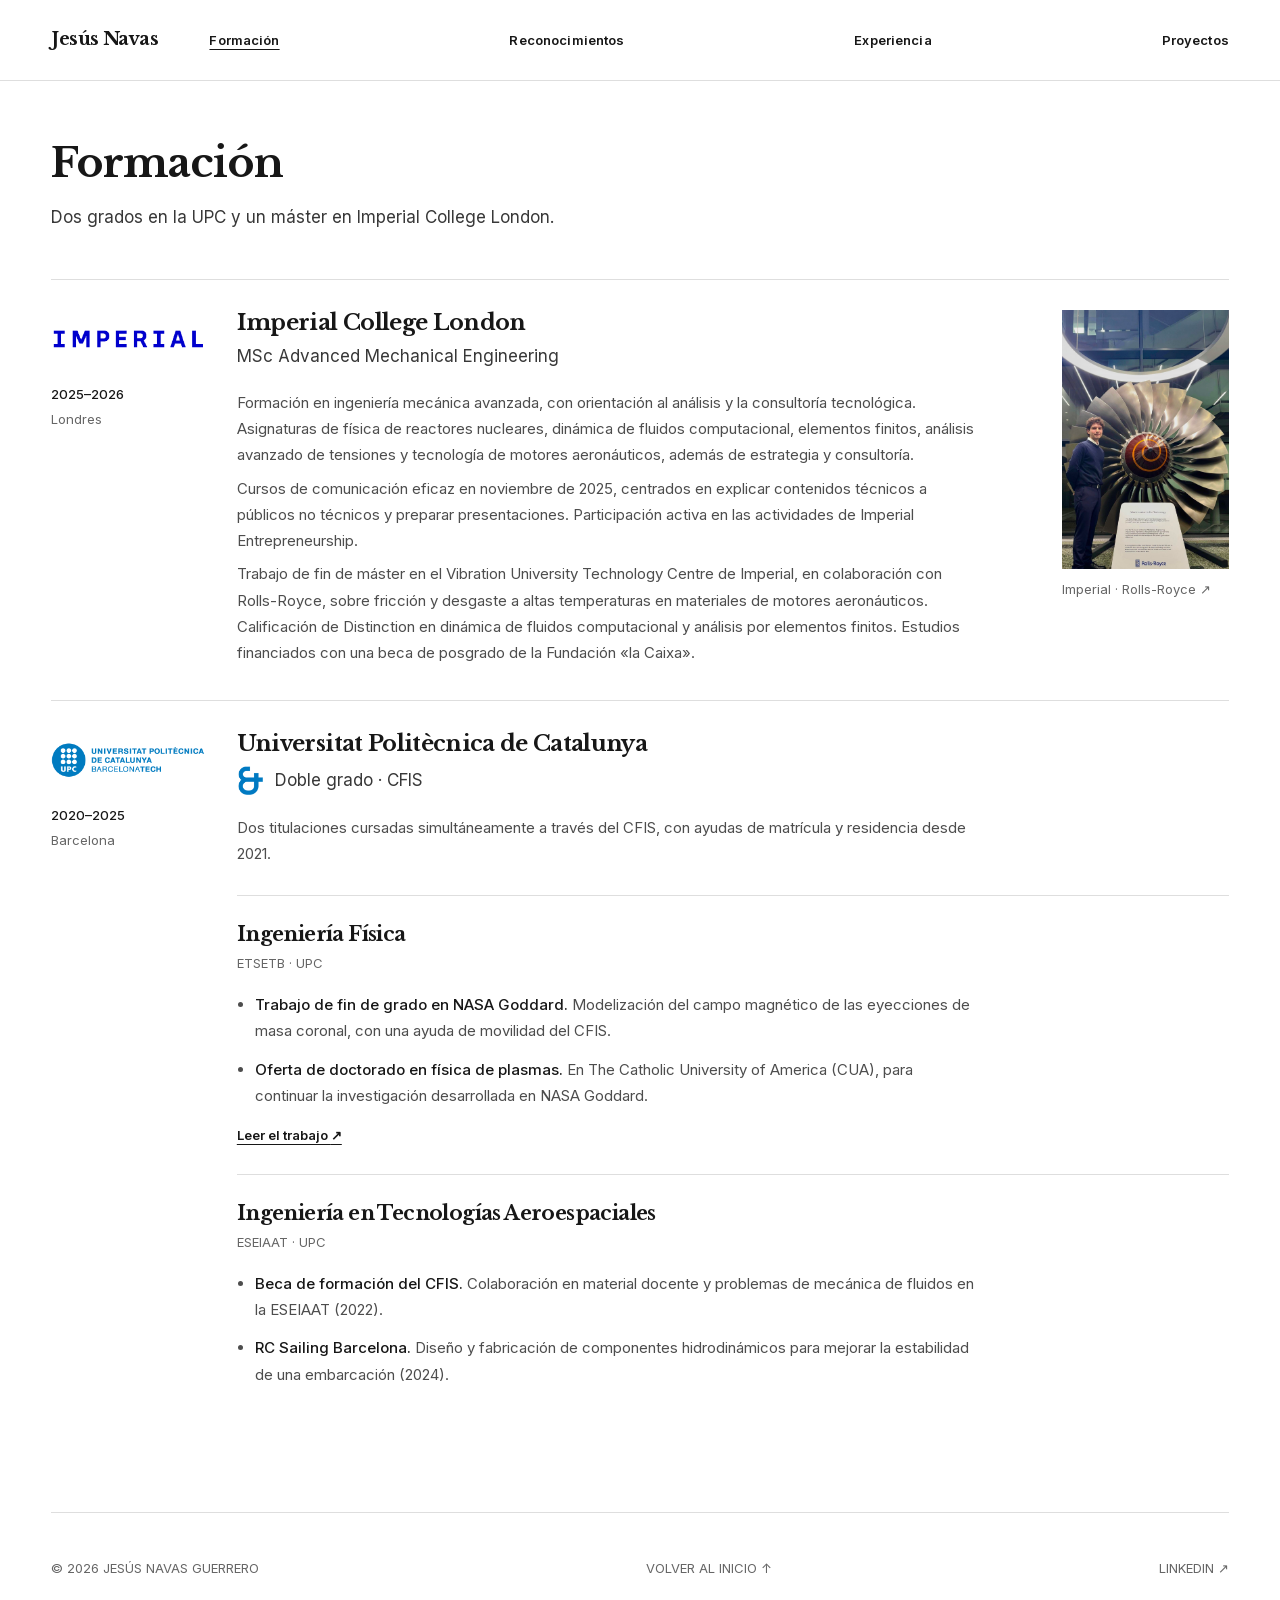
<file: docs/index.html>
<!doctype html>
<html lang="es">
  <head>
    <meta charset="UTF-8" />
    <meta name="viewport" content="width=device-width, initial-scale=1" />
    <meta name="theme-color" content="#ffffff" />
    <meta name="description" content="Formación de Jesús Navas Guerrero: Ingeniería Aeroespacial, Ingeniería Física e Imperial College London." />
    <title>Formación · Jesús Navas Guerrero</title>
    <link rel="icon" href="./favicon.svg" type="image/svg+xml" />
    <link rel="canonical" href="./formacion/" />
    <meta http-equiv="refresh" content="0;url=./formacion/" />
    <script>
      window.location.replace("./formacion/" + window.location.search + window.location.hash);
    </script>
  </head>
  <body>
    <p><a href="./formacion/">Ir a Formación</a></p>
  </body>
</html>
</file>
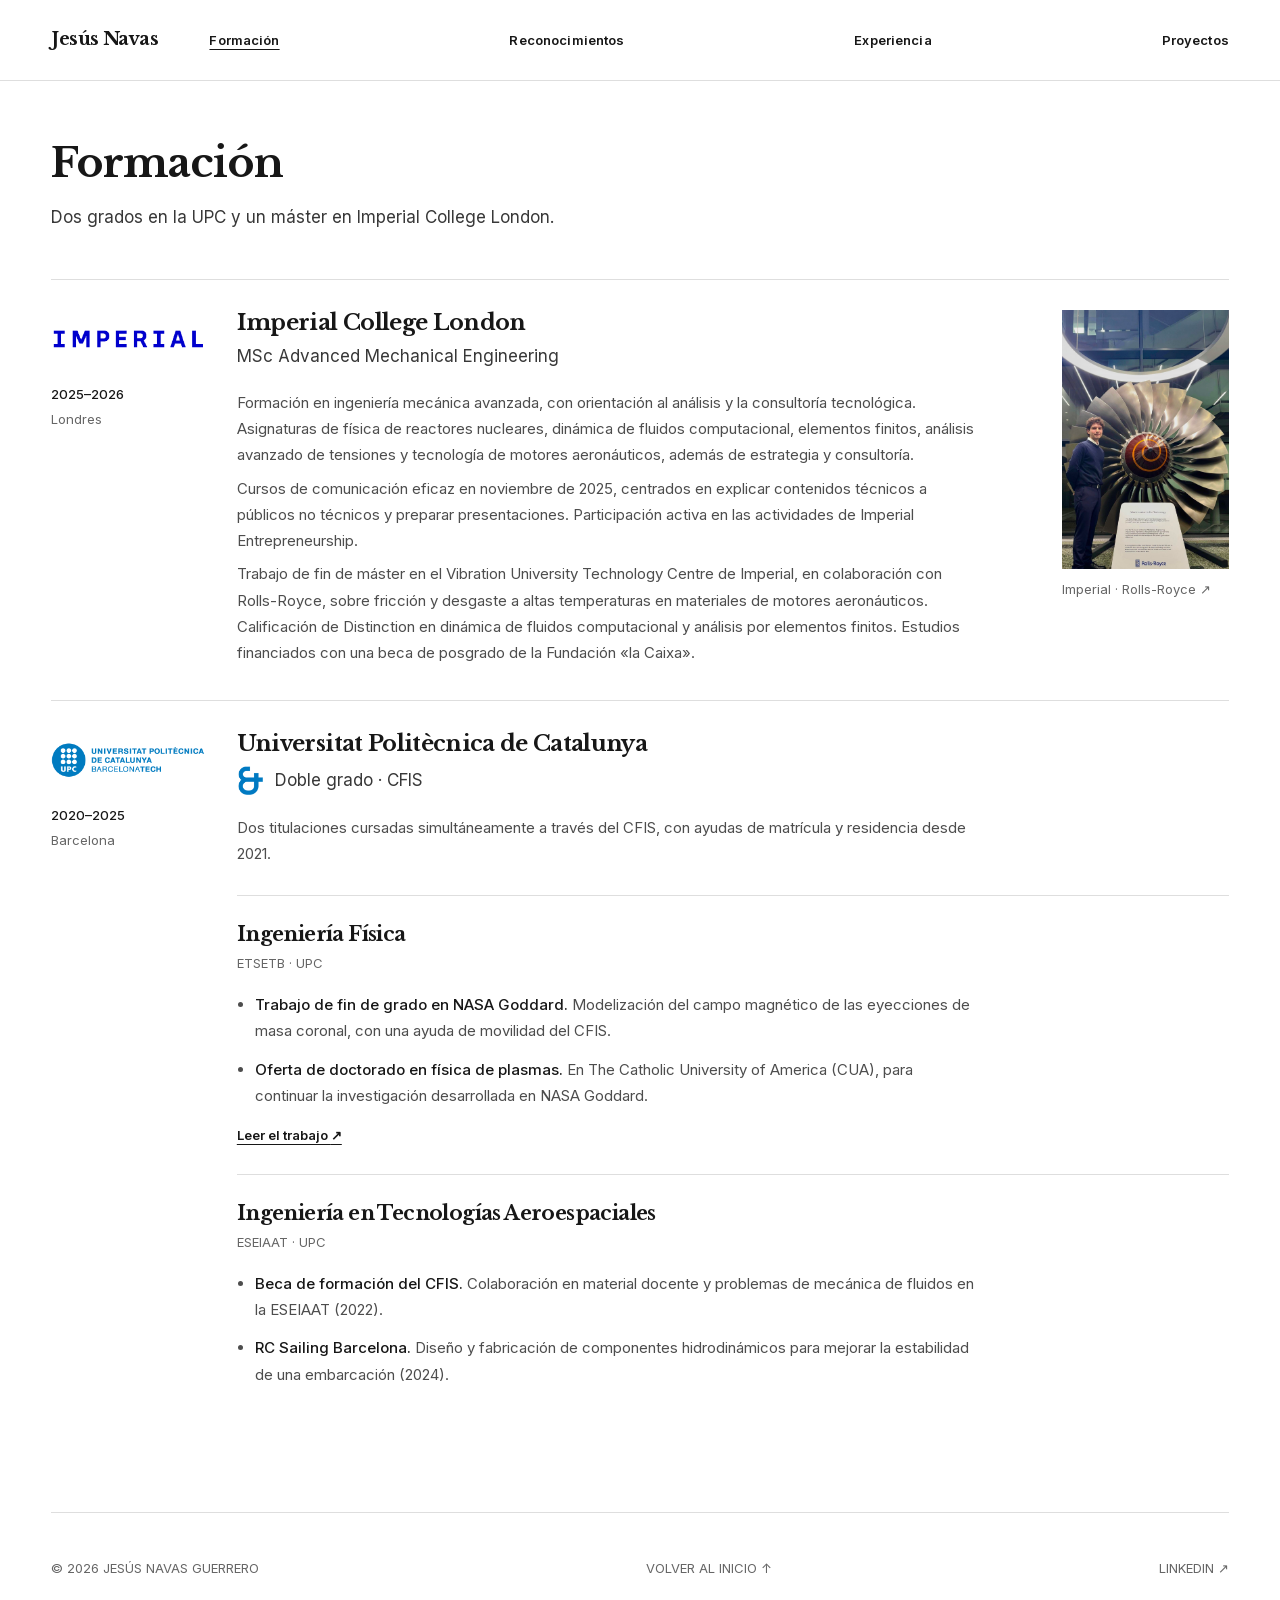
<file: docs/archivo/index.html>
<!doctype html>
<html lang="es">
  <head>
    <meta charset="UTF-8" />
    <meta name="viewport" content="width=device-width, initial-scale=1" />
    <meta name="theme-color" content="#ffffff" />
    <meta name="description" content="Formación de Jesús Navas Guerrero: Ingeniería Aeroespacial, Ingeniería Física e Imperial College London." />
    <title>Formación · Jesús Navas Guerrero</title>
    <link rel="icon" href="../favicon.svg" type="image/svg+xml" />
    <link rel="canonical" href="../formacion/" />
    <meta http-equiv="refresh" content="0;url=../formacion/" />
    <script>
      window.location.replace("../formacion/" + window.location.search + window.location.hash);
    </script>
  </head>
  <body>
    <p><a href="../formacion/">Ir a Formación</a></p>
  </body>
</html>
</file>
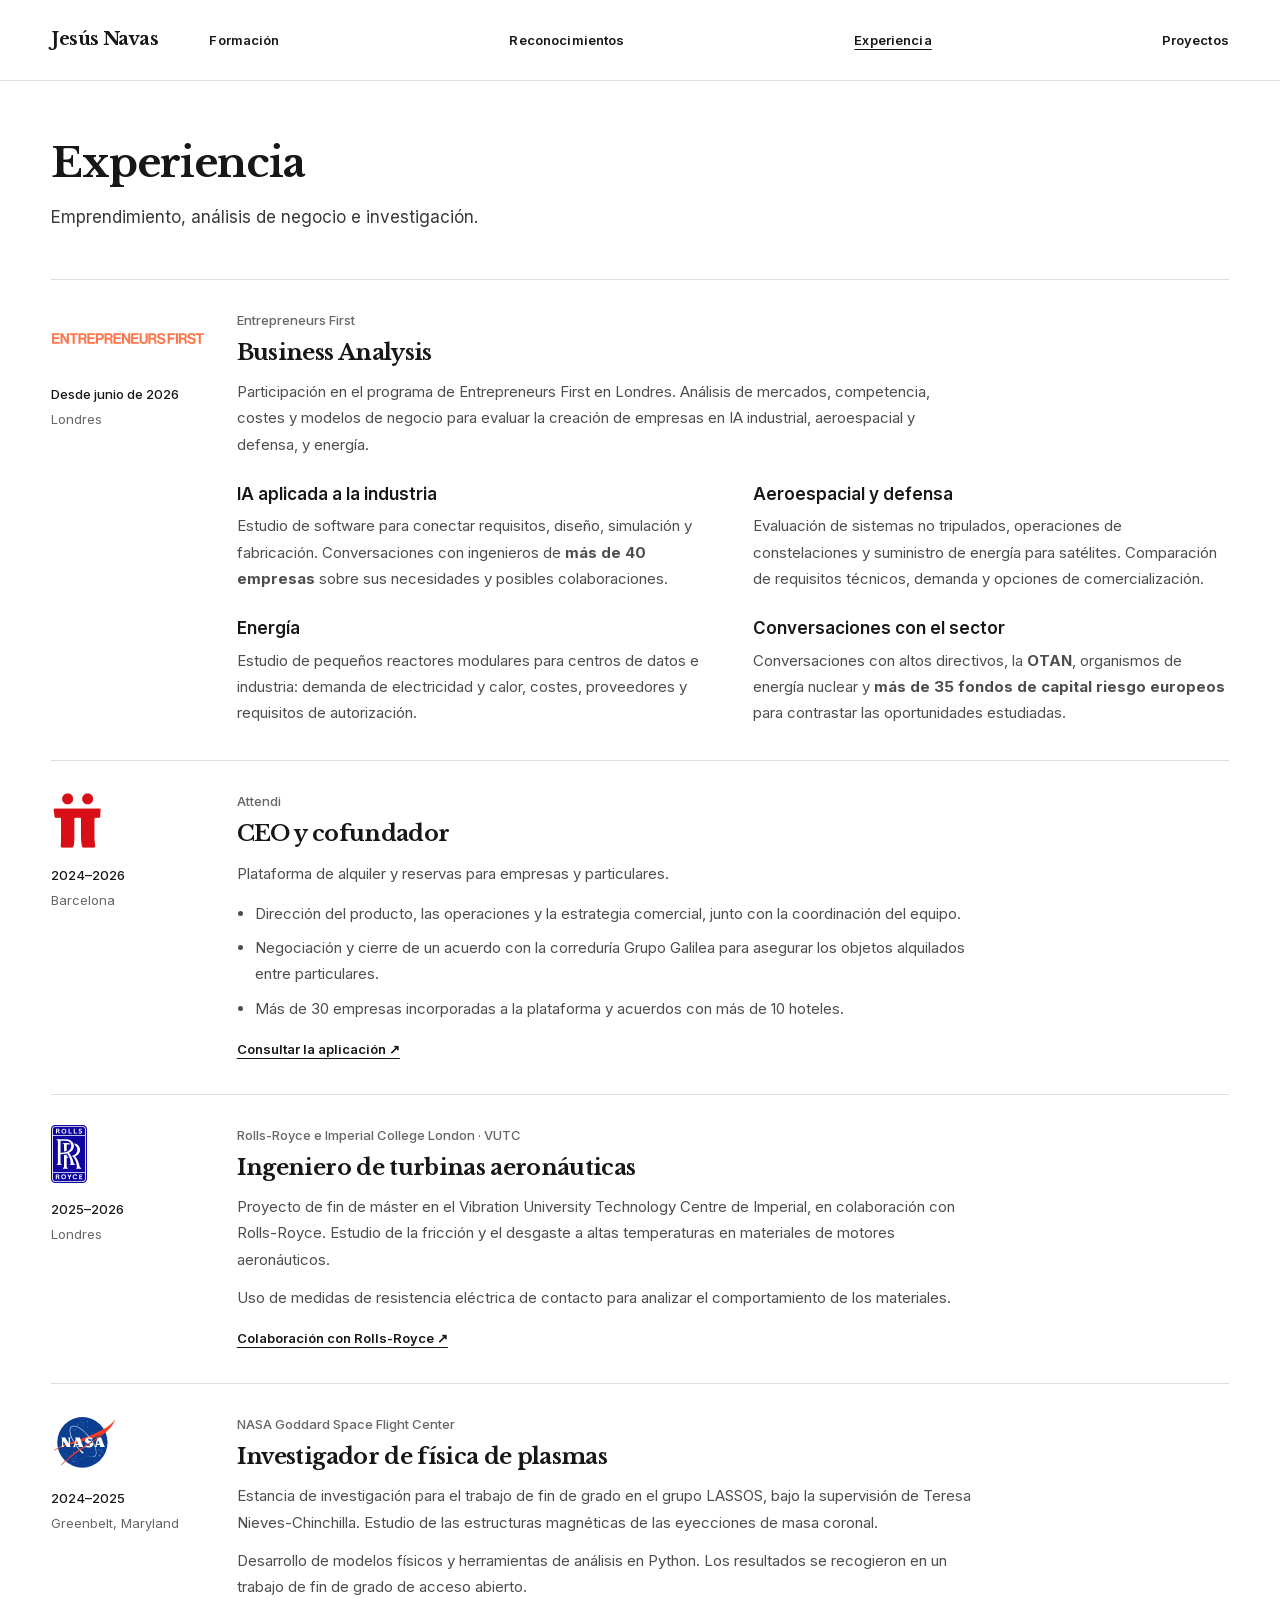
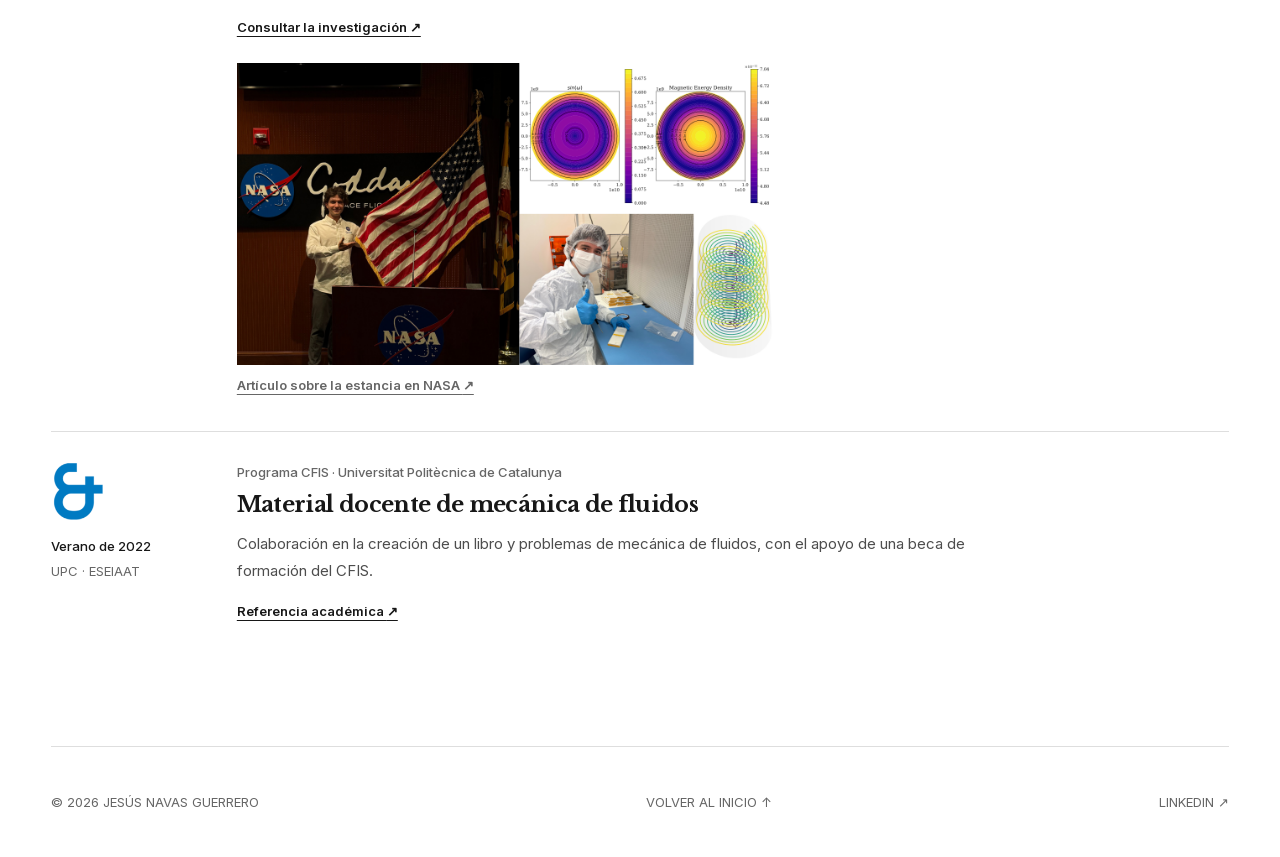
<file: docs/experiencia/index.html>
<!doctype html>
<html lang="es">
  <head>
    <meta charset="UTF-8" />
    <meta name="viewport" content="width=device-width, initial-scale=1" />
    <meta name="theme-color" content="#ffffff" />
    <meta name="description" content="Experiencia de Jesús Navas Guerrero: Business Analysis en Entrepreneurs First, CEO y cofundador de Attendi e investigación con Rolls-Royce y NASA Goddard." />
    <title>Experiencia · Jesús Navas Guerrero</title>
    <link rel="icon" href="../favicon.svg" type="image/svg+xml" />
    <link rel="preload" href="../assets/fonts/inter-latin.woff2" as="font" type="font/woff2" crossorigin />
    <link rel="preload" href="../assets/fonts/libre-baskerville-latin.woff2" as="font" type="font/woff2" crossorigin />
    <link rel="stylesheet" href="../portfolio.css?v=20261104-compact-type" />
  </head>
  <body>
    <a class="skip-link" href="#contenido">Saltar al contenido</a>
    <header class="site-header"><div class="header-inner">
      <a class="site-name" href="../formacion/">Jesús Navas</a>
      <nav class="category-nav" aria-label="Categorías"><a href="../formacion/">Formación</a><a href="../reconocimientos/">Reconocimientos</a><a href="../experiencia/" aria-current="page">Experiencia</a><a href="../proyectos/">Proyectos</a></nav>
    </div>
    </header>

    <main id="contenido" class="page-main experience-page">
      <section class="page-intro experience-intro" aria-labelledby="experience-title">
        <h1 id="experience-title" class="page-title">Experiencia</h1>
        <p class="page-deck">Emprendimiento, análisis de negocio e investigación.</p>
      </section>

      <section class="experience-list" aria-label="Trayectoria profesional">
        <article class="experience-entry" id="entrepreneurs-first" aria-labelledby="ef-experience-title">
          <div class="experience-brand institution-brand">
            <div class="institution-mark"><img src="../assets/logos/entrepreneurs-first.svg" alt="Entrepreneurs First" /></div>
            <p class="experience-period"><span>Desde junio de 2026</span><span>Londres</span></p>
          </div>
          <div class="experience-content">
            <p class="experience-organization">Entrepreneurs First</p>
            <h2 id="ef-experience-title" lang="en">Business Analysis</h2>
            <p>Participación en el programa de Entrepreneurs First en Londres. Análisis de mercados, competencia, costes y modelos de negocio para evaluar la creación de empresas en IA industrial, aeroespacial y defensa, y energía.</p>
            <div class="experience-work">
              <div class="experience-task">
                <h3>IA aplicada a la industria</h3>
                <p>Estudio de software para conectar requisitos, diseño, simulación y fabricación. Conversaciones con ingenieros de <strong>más de 40 empresas</strong> sobre sus necesidades y posibles colaboraciones.</p>
              </div>
              <div class="experience-task">
                <h3>Aeroespacial y defensa</h3>
                <p>Evaluación de sistemas no tripulados, operaciones de constelaciones y suministro de energía para satélites. Comparación de requisitos técnicos, demanda y opciones de comercialización.</p>
              </div>
              <div class="experience-task">
                <h3>Energía</h3>
                <p>Estudio de pequeños reactores modulares para centros de datos e industria: demanda de electricidad y calor, costes, proveedores y requisitos de autorización.</p>
              </div>
              <div class="experience-task">
                <h3>Conversaciones con el sector</h3>
                <p>Conversaciones con altos directivos, la <strong>OTAN</strong>, organismos de energía nuclear y <strong>más de 35 fondos de capital riesgo europeos</strong> para contrastar las oportunidades estudiadas.</p>
              </div>
            </div>
          </div>
        </article>

        <article class="experience-entry" id="attendi" aria-labelledby="attendi-experience-title">
          <div class="experience-brand institution-brand">
            <div class="institution-mark institution-mark--attendi"><img src="../assets/logos/attendi.png" alt="Attendi" width="240" height="240" /></div>
            <p class="experience-period"><span>2024–2026</span><span>Barcelona</span></p>
          </div>
          <div class="experience-content">
            <p class="experience-organization">Attendi</p>
            <h2 id="attendi-experience-title">CEO y cofundador</h2>
            <p>Plataforma de alquiler y reservas para empresas y particulares.</p>
            <ul class="experience-details">
              <li>Dirección del producto, las operaciones y la estrategia comercial, junto con la coordinación del equipo.</li>
              <li>Negociación y cierre de un acuerdo con la correduría Grupo Galilea para asegurar los objetos alquilados entre particulares.</li>
              <li>Más de 30 empresas incorporadas a la plataforma y acuerdos con más de 10 hoteles.</li>
            </ul>
            <a class="text-link" href="https://play.google.com/store/apps/details?hl=es&amp;id=com.anonymous.attendi" target="_blank" rel="noopener noreferrer">Consultar la aplicación <span aria-hidden="true">↗</span></a>
          </div>
        </article>

        <article class="experience-entry" id="rolls-royce" aria-labelledby="rolls-experience-title">
          <div class="experience-brand institution-brand">
            <div class="institution-mark"><img src="../assets/logos/rolls-royce.svg" alt="Rolls-Royce" width="59" height="96" /></div>
            <p class="experience-period"><span>2025–2026</span><span>Londres</span></p>
          </div>
          <div class="experience-content">
            <p class="experience-organization">Rolls-Royce e Imperial College London · VUTC</p>
            <h2 id="rolls-experience-title">Ingeniero de turbinas aeronáuticas</h2>
            <p>Proyecto de fin de máster en el Vibration University Technology Centre de Imperial, en colaboración con Rolls-Royce. Estudio de la fricción y el desgaste a altas temperaturas en materiales de motores aeronáuticos.</p>
            <p>Uso de medidas de resistencia eléctrica de contacto para analizar el comportamiento de los materiales.</p>
            <a class="text-link" href="https://www.linkedin.com/posts/jnavasg16_imperialcollegelondon-lacaixa-rollsroyce-activity-7421462079758454784-Daez" target="_blank" rel="noopener noreferrer">Colaboración con Rolls-Royce <span aria-hidden="true">↗</span></a>
          </div>
        </article>

        <article class="experience-entry" id="nasa" aria-labelledby="nasa-experience-title">
          <div class="experience-brand institution-brand">
            <div class="institution-mark"><img src="../assets/logos/nasa.svg" alt="NASA" width="110" height="92" /></div>
            <p class="experience-period"><span>2024–2025</span><span>Greenbelt, Maryland</span></p>
          </div>
          <div class="experience-content">
            <p class="experience-organization">NASA Goddard Space Flight Center</p>
            <h2 id="nasa-experience-title">Investigador de física de plasmas</h2>
            <p>Estancia de investigación para el trabajo de fin de grado en el grupo LASSOS, bajo la supervisión de Teresa Nieves-Chinchilla. Estudio de las estructuras magnéticas de las eyecciones de masa coronal.</p>
            <p>Desarrollo de modelos físicos y herramientas de análisis en Python. Los resultados se recogieron en un trabajo de fin de grado de acceso abierto.</p>
            <a class="text-link" href="../assets/documents/jesus-navas-tfg-flux-ropes-2025.pdf" target="_blank" rel="noopener noreferrer">Consultar la investigación <span aria-hidden="true">↗</span></a>
            <figure class="experience-photo">
              <img src="../assets/images/nasa-investigacion.jpg" alt="Fotografías de la estancia en NASA Goddard y resultados de la investigación" width="1280" height="720" loading="lazy" decoding="async" />
              <figcaption><a class="text-link" href="https://www.linkedin.com/pulse/my-path-nasa-goddard-modeling-magnetic-structures-navas-guerrero-w1cxf" target="_blank" rel="noopener noreferrer">Artículo sobre la estancia en NASA <span aria-hidden="true">↗</span></a></figcaption>
            </figure>
          </div>
        </article>

        <article class="experience-entry" id="cfis" aria-labelledby="cfis-experience-title">
          <div class="experience-brand institution-brand">
            <div class="institution-mark"><img src="../assets/logos/cfis.png" alt="CFIS" width="186" height="206" /></div>
            <p class="experience-period"><span>Verano de 2022</span><span>UPC · ESEIAAT</span></p>
          </div>
          <div class="experience-content">
            <p class="experience-organization">Programa CFIS · Universitat Politècnica de Catalunya</p>
            <h2 id="cfis-experience-title">Material docente de mecánica de fluidos</h2>
            <p>Colaboración en la creación de un libro y problemas de mecánica de fluidos, con el apoyo de una beca de formación del CFIS.</p>
            <a class="text-link" href="https://cfis.upc.edu/ca/el-centre/activitats-institucionals-de-relleu/acte-de-graduacio/2025/arxius-2025/llibretcfis2025.pdf#page=77" target="_blank" rel="noopener noreferrer">Referencia académica <span aria-hidden="true">↗</span></a>
          </div>
        </article>
      </section>
    </main>

    <footer class="site-footer"><div class="footer-inner"><span>© 2026 JESÚS NAVAS GUERRERO</span><a href="../">VOLVER AL INICIO ↑</a><a href="https://www.linkedin.com/in/jnavasg16/" target="_blank" rel="noopener noreferrer">LINKEDIN ↗</a></div></footer>
  </body>
</html>
</file>
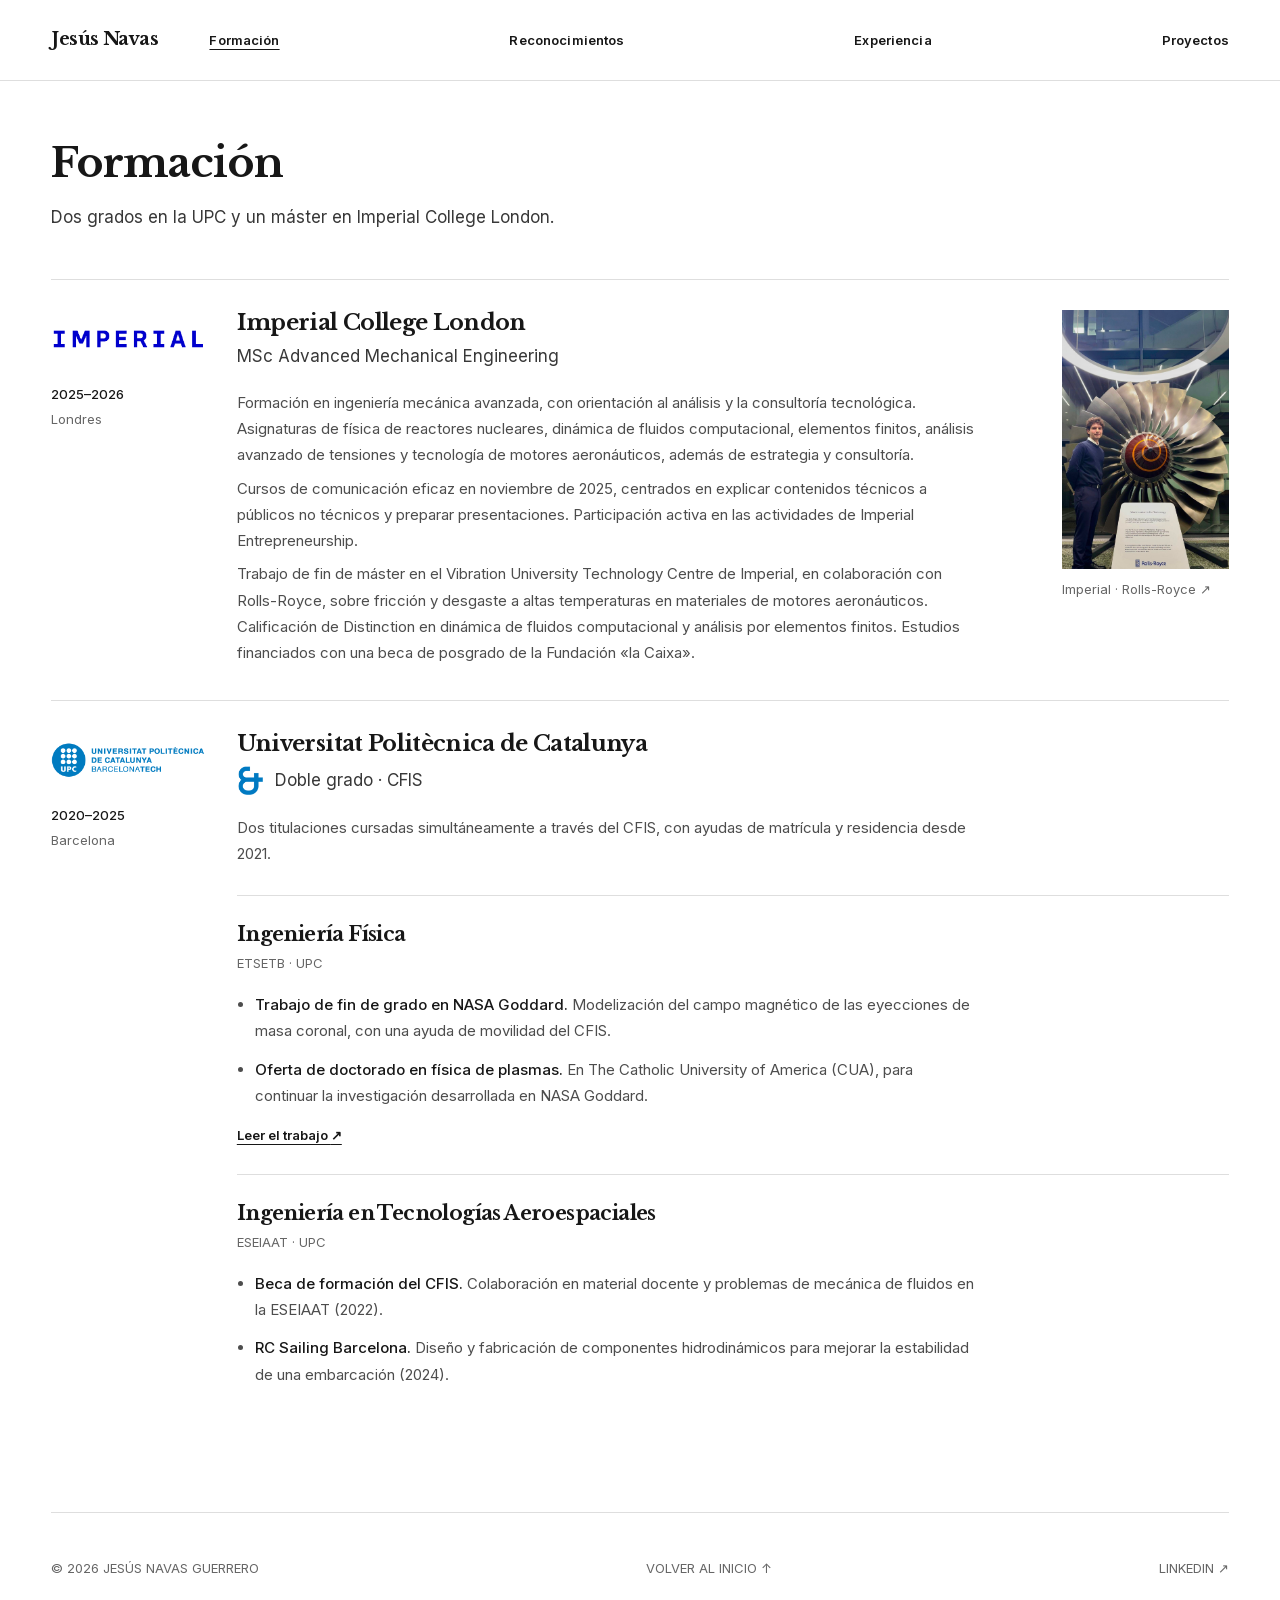
<file: docs/formacion/index.html>
<!doctype html>
<html lang="es">
  <head>
    <meta charset="UTF-8" />
    <meta name="viewport" content="width=device-width, initial-scale=1" />
    <meta name="theme-color" content="#ffffff" />
    <meta name="description" content="Formación de Jesús Navas Guerrero: Ingeniería Aeroespacial, Ingeniería Física e Imperial College London." />
    <title>Formación · Jesús Navas Guerrero</title>
    <link rel="icon" href="../favicon.svg" type="image/svg+xml" />
    <link rel="preload" href="../assets/fonts/inter-latin.woff2" as="font" type="font/woff2" crossorigin />
    <link rel="preload" href="../assets/fonts/libre-baskerville-latin.woff2" as="font" type="font/woff2" crossorigin />
    <link rel="stylesheet" href="../portfolio.css?v=20261104-compact-type" />
  </head>
  <body>
    <a class="skip-link" href="#contenido">Saltar al contenido</a>
    <header class="site-header"><div class="header-inner">
      <a class="site-name" href="../formacion/">Jesús Navas</a>
      <nav class="category-nav" aria-label="Categorías"><a href="../formacion/" aria-current="page">Formación</a><a href="../reconocimientos/">Reconocimientos</a><a href="../experiencia/">Experiencia</a><a href="../proyectos/">Proyectos</a></nav>
    </div>
    </header>

    <main id="contenido" class="page-main education-page">
      <section class="page-intro education-intro" aria-labelledby="education-title">
        <h1 id="education-title" class="page-title">Formación</h1>
        <p class="page-deck">Dos grados en la UPC y un máster en Imperial College London.</p>
      </section>

      <section class="education-degrees" aria-label="Estudios universitarios">
        <article class="education-degree education-primary" aria-labelledby="imperial-title">
          <div class="education-brand institution-brand">
            <div class="institution-mark institution-mark--imperial">
              <img src="../assets/logos/imperial.png" alt="Imperial College London" width="600" height="270" />
            </div>
            <p class="education-period"><span>2025–2026</span><span>Londres</span></p>
          </div>
          <div class="education-copy">
            <header class="education-heading">
              <h2 id="imperial-title">Imperial College London</h2>
              <p class="education-program" lang="en">MSc Advanced Mechanical Engineering</p>
            </header>
            <div class="education-notes">
              <p>Formación en ingeniería mecánica avanzada, con orientación al análisis y la consultoría tecnológica. Asignaturas de física de reactores nucleares, dinámica de fluidos computacional, elementos finitos, análisis avanzado de tensiones y tecnología de motores aeronáuticos, además de estrategia y consultoría.</p>
              <p id="comunicacion-imperial">Cursos de comunicación eficaz en noviembre de 2025, centrados en explicar contenidos técnicos a públicos no técnicos y preparar presentaciones. Participación activa en las actividades de Imperial Entrepreneurship.</p>
              <p>Trabajo de fin de máster en el Vibration University Technology Centre de Imperial, en colaboración con Rolls-Royce, sobre fricción y desgaste a altas temperaturas en materiales de motores aeronáuticos. Calificación de <span lang="en">Distinction</span> en dinámica de fluidos computacional y análisis por elementos finitos. Estudios financiados con una beca de posgrado de la Fundación «la Caixa».</p>
            </div>
          </div>
          <figure class="education-photo">
            <img src="../assets/images/imperial-rolls-royce.jpg" alt="Jesús junto a un ventilador de Rolls-Royce en Imperial College London" width="987" height="1536" decoding="async" />
            <figcaption><a href="https://www.linkedin.com/posts/jnavasg16_imperialcollegelondon-lacaixa-rollsroyce-activity-7421462079758454784-Daez" target="_blank" rel="noopener noreferrer">Imperial · Rolls-Royce <span aria-hidden="true">↗</span></a></figcaption>
          </figure>
        </article>

        <article class="education-degree education-upc" aria-labelledby="upc-title">
          <div class="education-brand institution-brand">
            <div class="institution-mark">
              <img src="../assets/logos/cfis-upc.png" alt="Universitat Politècnica de Catalunya · BarcelonaTech" width="510" height="120" />
            </div>
            <p class="education-period"><span>2020–2025</span><span>Barcelona</span></p>
          </div>
          <div class="education-copy">
            <header class="education-heading">
              <h2 id="upc-title">Universitat Politècnica de Catalunya</h2>
              <p class="education-program education-program--cfis"><img src="../assets/logos/cfis.png" alt="" width="186" height="206" /><span>Doble grado · CFIS</span></p>
            </header>
            <div class="education-notes">
              <p>Dos titulaciones cursadas simultáneamente a través del CFIS, con ayudas de matrícula y residencia desde 2021.</p>
            </div>

            <section class="education-track" aria-labelledby="physics-title">
              <h3 id="physics-title">Ingeniería Física</h3>
              <p class="education-school">ETSETB · UPC</p>
              <ul class="education-achievements">
                <li><strong>Trabajo de fin de grado en NASA Goddard.</strong> Modelización del campo magnético de las eyecciones de masa coronal, con una ayuda de movilidad del CFIS.</li>
                <li><strong>Oferta de doctorado en física de plasmas.</strong> En The Catholic University of America (CUA), para continuar la investigación desarrollada en NASA Goddard.</li>
              </ul>
              <div class="education-track-links">
                <a class="text-link" href="../assets/documents/jesus-navas-tfg-flux-ropes-2025.pdf" target="_blank" rel="noopener noreferrer">Leer el trabajo <span aria-hidden="true">↗</span></a>
              </div>
            </section>

            <section class="education-track" aria-labelledby="aerospace-title">
              <h3 id="aerospace-title">Ingeniería en Tecnologías Aeroespaciales</h3>
              <p class="education-school">ESEIAAT · UPC</p>
              <ul class="education-achievements">
                <li><strong>Beca de formación del CFIS.</strong> Colaboración en material docente y problemas de mecánica de fluidos en la ESEIAAT (2022).</li>
                <li><strong>RC Sailing Barcelona.</strong> Diseño y fabricación de componentes hidrodinámicos para mejorar la estabilidad de una embarcación (2024).</li>
              </ul>
            </section>
          </div>
        </article>
      </section>

    </main>

    <footer class="site-footer"><div class="footer-inner"><span>© 2026 JESÚS NAVAS GUERRERO</span><a href="../">VOLVER AL INICIO ↑</a><a href="https://www.linkedin.com/in/jnavasg16/" target="_blank" rel="noopener noreferrer">LINKEDIN ↗</a></div></footer>
  </body>
</html>
</file>
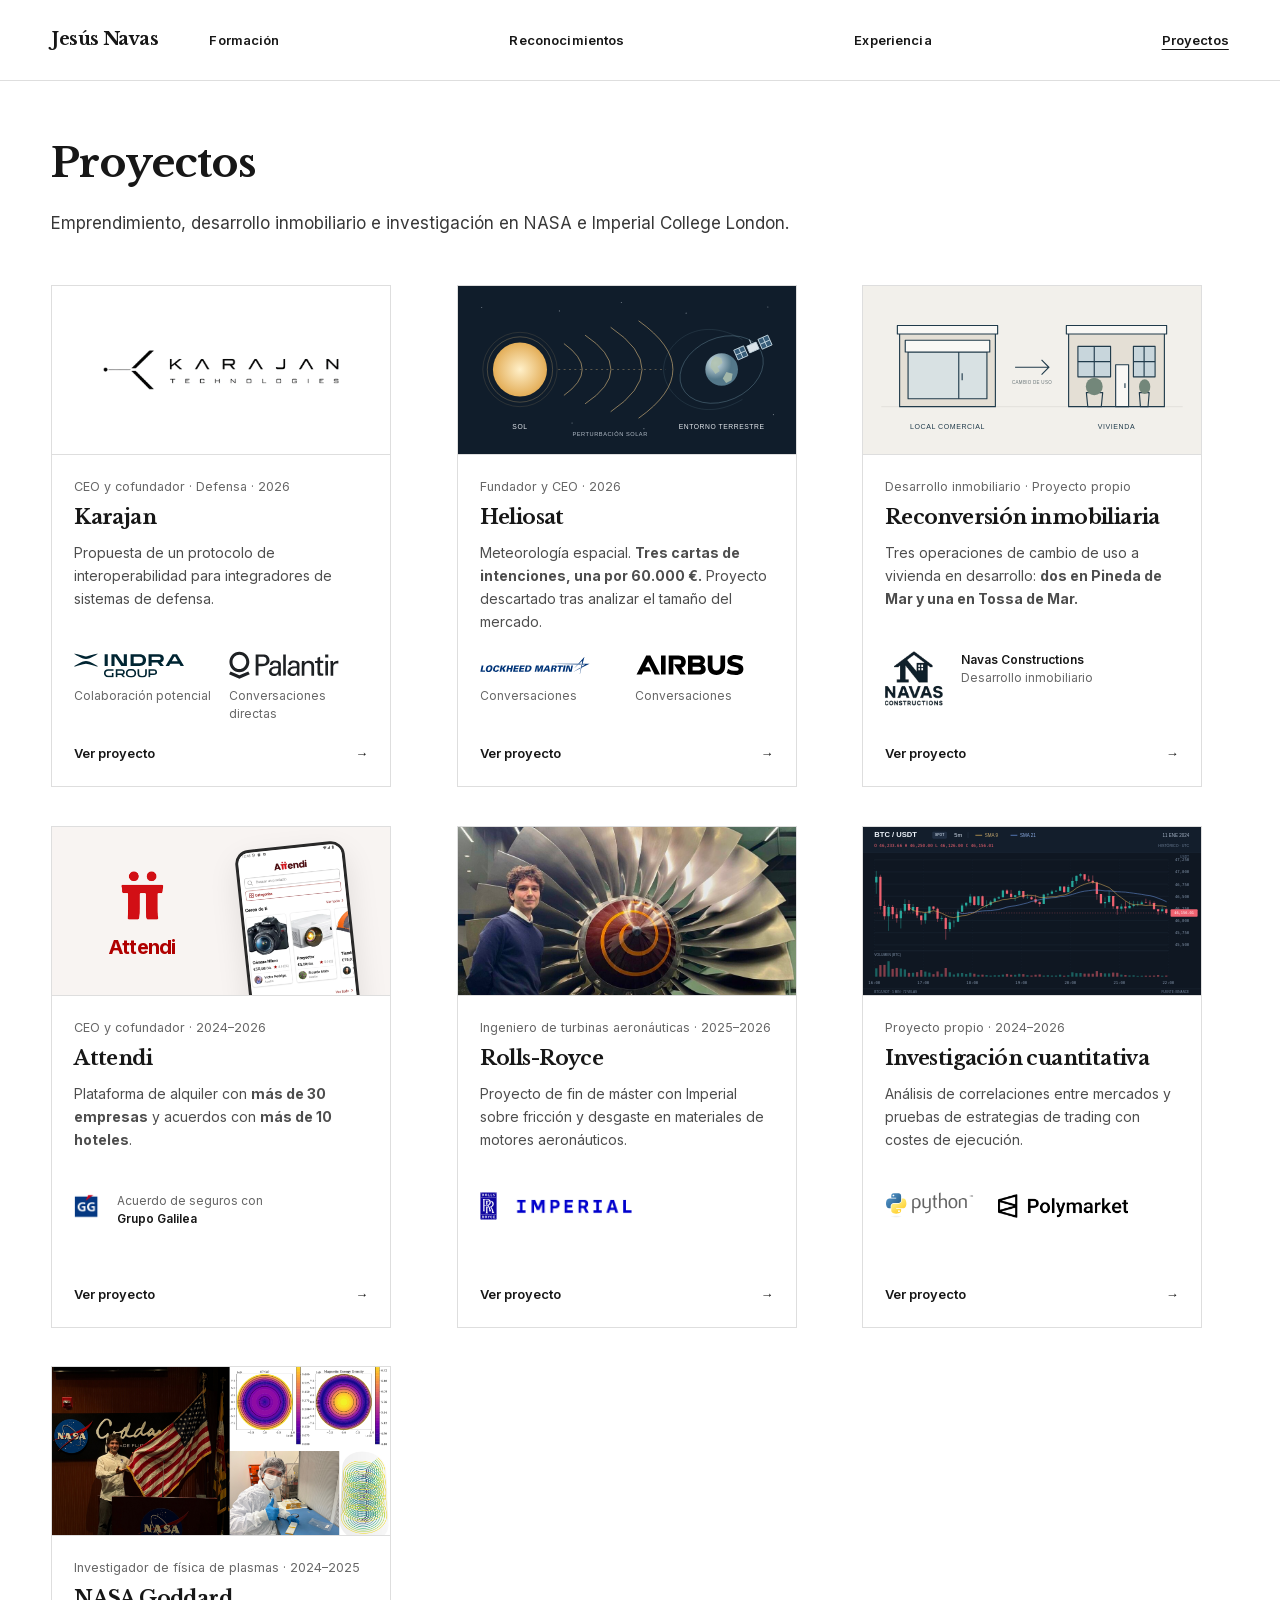
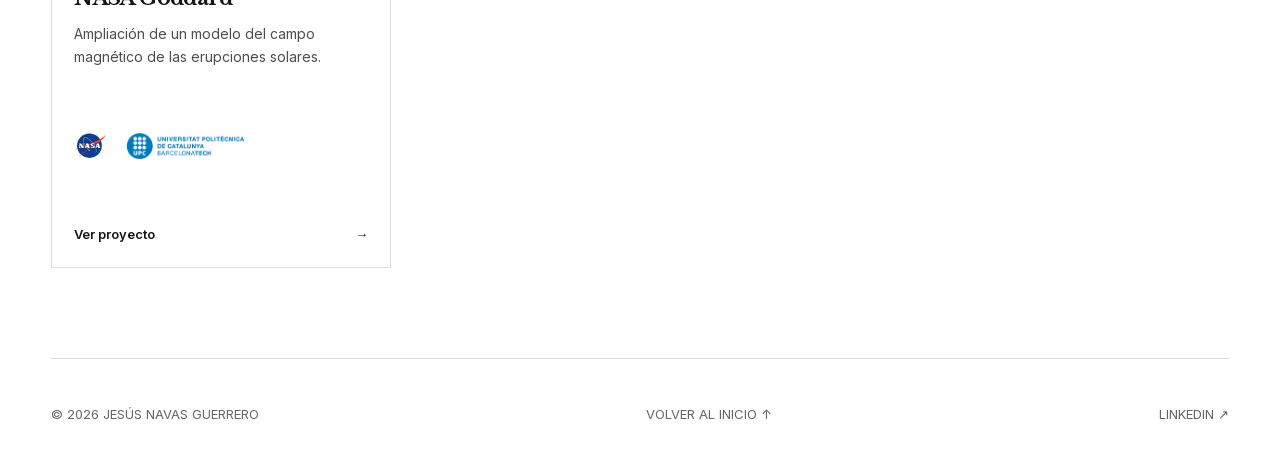
<file: docs/proyectos/index.html>
<!doctype html>
<html lang="es">
  <head>
    <meta charset="UTF-8" />
    <meta name="viewport" content="width=device-width, initial-scale=1" />
    <meta name="theme-color" content="#ffffff" />
    <meta name="description" content="Proyectos de Jesús Navas Guerrero: Karajan, Heliosat, Attendi, reconversión inmobiliaria e investigación en NASA e Imperial College London." />
    <title>Proyectos · Jesús Navas Guerrero</title>
    <link rel="icon" href="../favicon.svg" type="image/svg+xml" />
    <link rel="preload" href="../assets/fonts/inter-latin.woff2" as="font" type="font/woff2" crossorigin />
    <link rel="preload" href="../assets/fonts/libre-baskerville-latin.woff2" as="font" type="font/woff2" crossorigin />
    <link rel="stylesheet" href="../portfolio.css?v=20261104-compact-type" />
  </head>
  <body>
    <a class="skip-link" href="#contenido">Saltar al contenido</a>
    <header class="site-header"><div class="header-inner">
      <a class="site-name" href="../formacion/">Jesús Navas</a>
      <nav class="category-nav" aria-label="Categorías"><a href="../formacion/">Formación</a><a href="../reconocimientos/">Reconocimientos</a><a href="../experiencia/">Experiencia</a><a href="../proyectos/" aria-current="page">Proyectos</a></nav>
    </div>
    </header>

    <main id="contenido" class="page-main">
      <section class="page-intro">
        <h1 class="page-title">Proyectos</h1>
        <p class="page-deck">Emprendimiento, desarrollo inmobiliario e investigación en NASA e Imperial College London.</p>
      </section>
      <div class="project-grid">
        <article class="project-card" id="karajan" aria-labelledby="karajan-project-title">
          <a class="project-card-link" href="./karajan/" aria-labelledby="karajan-project-title" aria-describedby="karajan-project-description">
            <div class="project-cover-brand" aria-hidden="true">
              <img class="project-logo--karajan" src="../assets/logos/karajan.png" alt="" width="1441" height="260" decoding="async" />
            </div>
            <div class="project-body">
              <p class="project-meta">CEO y cofundador · Defensa · 2026</p>
              <h2 id="karajan-project-title">Karajan</h2>
              <p class="project-description" id="karajan-project-description">Propuesta de un protocolo de interoperabilidad para integradores de sistemas de defensa.</p>
              <div class="project-card-relations">
                <div class="project-card-relation">
                  <img src="../assets/logos/indra.svg" alt="Indra" width="124" height="28" decoding="async" />
                  <span>Colaboración potencial</span>
                </div>
                <div class="project-card-relation">
                  <img src="../assets/logos/palantir.svg" alt="Palantir" width="83" height="21" decoding="async" />
                  <span>Conversaciones directas</span>
                </div>
              </div>
              <span class="project-open">Ver proyecto <span aria-hidden="true">→</span></span>
            </div>
          </a>
        </article>
        <article class="project-card" id="heliosat" aria-labelledby="heliosat-project-title">
          <a class="project-card-link" href="./heliosat/" aria-labelledby="heliosat-project-title" aria-describedby="heliosat-project-description">
            <img class="project-cover" src="../assets/images/heliosat.svg" alt="Esquema conceptual del Sol, la propagación de una perturbación solar y un satélite junto a la Tierra" width="1200" height="600" decoding="async" />
            <div class="project-body">
              <p class="project-meta">Fundador y CEO · 2026</p>
              <h2 id="heliosat-project-title">Heliosat</h2>
              <p class="project-description" id="heliosat-project-description">Meteorología espacial. <strong>Tres cartas de intenciones, una por 60.000 €.</strong> Proyecto descartado tras analizar el tamaño del mercado.</p>
              <div class="project-card-relations">
                <div class="project-card-relation">
                  <img src="../assets/logos/lockheed-martin.svg" alt="Lockheed Martin" decoding="async" />
                  <span>Conversaciones</span>
                </div>
                <div class="project-card-relation">
                  <img class="project-logo--airbus" src="../assets/logos/airbus.svg" alt="Airbus" decoding="async" />
                  <span>Conversaciones</span>
                </div>
              </div>
              <span class="project-open">Ver proyecto <span aria-hidden="true">→</span></span>
            </div>
          </a>
        </article>
        <article class="project-card" id="reconversion-inmobiliaria" aria-labelledby="property-project-title">
          <a class="project-card-link" href="./reconversion-inmobiliaria/" aria-labelledby="property-project-title" aria-describedby="property-project-description">
            <img class="project-cover" src="../assets/images/reconversion-inmobiliaria.svg" alt="Esquema conceptual de un local comercial y su transformación a uso residencial" width="1200" height="600" decoding="async" />
            <div class="project-body">
              <p class="project-meta">Desarrollo inmobiliario · Proyecto propio</p>
              <h2 id="property-project-title">Reconversión inmobiliaria</h2>
              <p class="project-description" id="property-project-description">Tres operaciones de cambio de uso a vivienda en desarrollo: <strong>dos en Pineda de Mar y una en Tossa de Mar.</strong></p>
              <div class="project-card-organizations">
                <span class="project-navas-mark"><img src="../assets/logos/navas-constructions.png" alt="" width="500" height="500" decoding="async" /></span>
                <span><strong>Navas Constructions</strong>Desarrollo inmobiliario</span>
              </div>
              <span class="project-open">Ver proyecto <span aria-hidden="true">→</span></span>
            </div>
          </a>
        </article>
        <article class="project-card" id="attendi" aria-labelledby="attendi-project-title">
          <a class="project-card-link" href="./attendi/" aria-labelledby="attendi-project-title" aria-describedby="attendi-project-description">
            <div class="project-visual project-visual--attendi">
              <div class="project-identity" aria-hidden="true">
                <img src="../assets/logos/attendi.png" alt="" width="240" height="240" />
                <span>Attendi</span>
              </div>
              <div class="project-device">
                <img src="../assets/images/attendi-catalogo.webp" alt="Captura de Attendi con el catálogo de objetos disponibles para alquilar" width="720" height="1600" decoding="async" />
              </div>
            </div>
            <div class="project-body">
              <p class="project-meta">CEO y cofundador · 2024–2026</p>
              <h2 id="attendi-project-title">Attendi</h2>
              <p class="project-description" id="attendi-project-description">Plataforma de alquiler con <strong>más de 30 empresas</strong> y acuerdos con <strong>más de 10 hoteles</strong>.</p>
              <div class="project-card-organizations">
                <img src="../assets/logos/grupo-galilea.png" alt="" width="105" height="120" decoding="async" />
                <span>Acuerdo de seguros con <strong>Grupo Galilea</strong></span>
              </div>
              <span class="project-open">Ver proyecto <span aria-hidden="true">→</span></span>
            </div>
          </a>
        </article>
        <article class="project-card" id="rolls-royce" aria-labelledby="rolls-project-title">
          <a class="project-card-link" href="./rolls-royce/" aria-labelledby="rolls-project-title" aria-describedby="rolls-project-description">
            <img class="project-cover" src="../assets/images/imperial-rolls-royce.jpg" alt="Jesús junto a un ventilador de Rolls-Royce en Imperial College London" width="987" height="1536" decoding="async" />
            <div class="project-body">
              <p class="project-meta">Ingeniero de turbinas aeronáuticas · 2025–2026</p>
              <h2 id="rolls-project-title">Rolls-Royce</h2>
              <p class="project-description" id="rolls-project-description">Proyecto de fin de máster con Imperial sobre fricción y desgaste en materiales de motores aeronáuticos.</p>
              <div class="project-card-organizations">
                <img src="../assets/logos/rolls-royce.svg" alt="Rolls-Royce" width="59" height="96" decoding="async" />
                <div class="institution-mark institution-mark--imperial"><img src="../assets/logos/imperial.png" alt="Imperial College London" width="600" height="270" decoding="async" /></div>
              </div>
              <span class="project-open">Ver proyecto <span aria-hidden="true">→</span></span>
            </div>
          </a>
        </article>
        <article class="project-card" id="quant-research" aria-labelledby="quant-project-title">
          <a class="project-card-link" href="./quant-research/" aria-labelledby="quant-project-title" aria-describedby="quant-project-description">
            <img class="project-cover" src="../assets/images/quant-research.svg?v=20261101-candles" alt="Gráfico histórico de BTC/USDT con velas de cinco minutos, volumen y medias móviles" width="1200" height="600" decoding="async" />
            <div class="project-body">
              <p class="project-meta">Proyecto propio · 2024–2026</p>
              <h2 id="quant-project-title">Investigación cuantitativa</h2>
              <p class="project-description" id="quant-project-description">Análisis de correlaciones entre mercados y pruebas de estrategias de trading con costes de ejecución.</p>
              <div class="project-card-organizations">
                <img src="../assets/logos/python.svg" alt="Python" decoding="async" />
                <img src="../assets/logos/polymarket.png" alt="Polymarket" width="911" height="168" decoding="async" />
              </div>
              <span class="project-open">Ver proyecto <span aria-hidden="true">→</span></span>
            </div>
          </a>
        </article>
        <article class="project-card" id="nasa" aria-labelledby="nasa-project-title">
          <a class="project-card-link" href="./nasa/" aria-labelledby="nasa-project-title" aria-describedby="nasa-project-description">
            <img class="project-cover" src="../assets/images/nasa-investigacion.jpg" alt="Fotografías de la estancia en NASA Goddard y visualizaciones de los modelos magnéticos" width="1280" height="720" decoding="async" />
            <div class="project-body">
              <p class="project-meta">Investigador de física de plasmas · 2024–2025</p>
              <h2 id="nasa-project-title">NASA Goddard</h2>
              <p class="project-description" id="nasa-project-description">Ampliación de un modelo del campo magnético de las erupciones solares.</p>
              <div class="project-card-organizations">
                <img src="../assets/logos/nasa.svg" alt="NASA" width="110" height="92" decoding="async" />
                <img src="../assets/logos/cfis-upc.png" alt="Universitat Politècnica de Catalunya" width="510" height="120" decoding="async" />
              </div>
              <span class="project-open">Ver proyecto <span aria-hidden="true">→</span></span>
            </div>
          </a>
        </article>
      </div>
    </main>

    <footer class="site-footer"><div class="footer-inner"><span>© 2026 JESÚS NAVAS GUERRERO</span><a href="../">VOLVER AL INICIO ↑</a><a href="https://www.linkedin.com/in/jnavasg16/" target="_blank" rel="noopener noreferrer">LINKEDIN ↗</a></div></footer>
  </body>
</html>
</file>
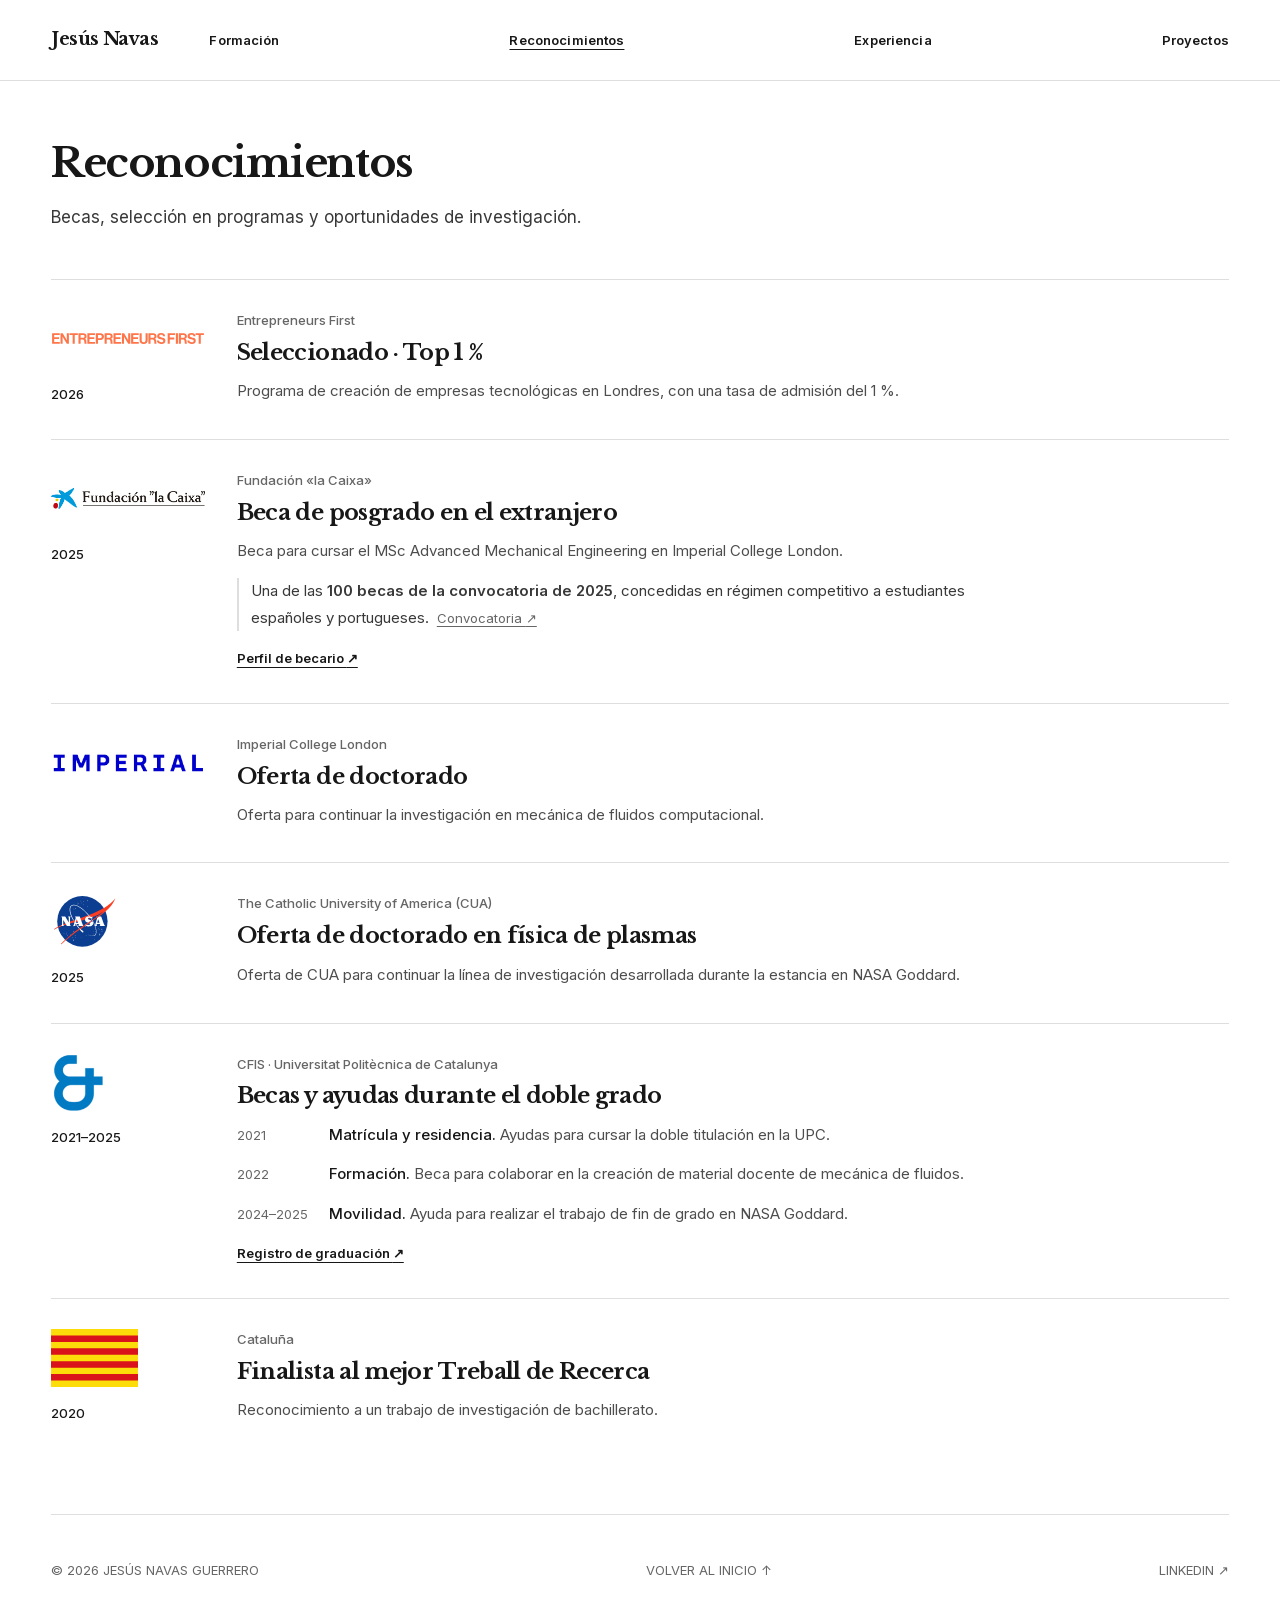
<file: docs/reconocimientos/index.html>
<!doctype html>
<html lang="es">
  <head>
    <meta charset="UTF-8" />
    <meta name="viewport" content="width=device-width, initial-scale=1" />
    <meta name="theme-color" content="#ffffff" />
    <meta name="description" content="Becas y reconocimientos de Jesús Navas Guerrero: Fundación la Caixa, selección en Entrepreneurs First con una tasa de admisión del 1 %, ayudas del CFIS y ofertas de doctorado en Imperial y The Catholic University of America." />
    <title>Reconocimientos · Jesús Navas Guerrero</title>
    <link rel="icon" href="../favicon.svg" type="image/svg+xml" />
    <link rel="preload" href="../assets/fonts/inter-latin.woff2" as="font" type="font/woff2" crossorigin />
    <link rel="preload" href="../assets/fonts/libre-baskerville-latin.woff2" as="font" type="font/woff2" crossorigin />
    <link rel="stylesheet" href="../portfolio.css?v=20261104-compact-type" />
  </head>
  <body>
    <a class="skip-link" href="#contenido">Saltar al contenido</a>
    <header class="site-header"><div class="header-inner">
      <a class="site-name" href="../formacion/">Jesús Navas</a>
      <nav class="category-nav" aria-label="Categorías"><a href="../formacion/">Formación</a><a href="../reconocimientos/" aria-current="page">Reconocimientos</a><a href="../experiencia/">Experiencia</a><a href="../proyectos/">Proyectos</a></nav>
    </div>
    </header>

    <main id="contenido" class="page-main recognition-page">
      <section class="page-intro recognition-intro" aria-labelledby="recognition-title">
        <h1 id="recognition-title" class="page-title">Reconocimientos</h1>
        <p class="page-deck">Becas, selección en programas y oportunidades de investigación.</p>
      </section>

      <section class="recognition-list" aria-label="Reconocimientos del más reciente al más antiguo">
        <article class="recognition-entry" aria-labelledby="ef-title">
          <div class="recognition-brand institution-brand">
            <div class="institution-mark"><img src="../assets/logos/entrepreneurs-first.svg" alt="Entrepreneurs First" /></div>
            <p class="recognition-year">2026</p>
          </div>
          <div class="recognition-content">
            <p class="recognition-organization">Entrepreneurs First</p>
            <h2 id="ef-title">Seleccionado · Top 1 %</h2>
            <p>Programa de creación de empresas tecnológicas en Londres, con una tasa de admisión del 1 %.</p>
          </div>
        </article>

        <article class="recognition-entry" aria-labelledby="fellowship-title">
          <div class="recognition-brand institution-brand">
            <div class="institution-mark"><img src="../assets/logos/la-caixa.jpg" alt="Fundación «la Caixa»" width="300" height="41" /></div>
            <p class="recognition-year">2025</p>
          </div>
          <div class="recognition-content">
            <p class="recognition-organization">Fundación «la Caixa»</p>
            <h2 id="fellowship-title">Beca de posgrado en el extranjero</h2>
            <p>Beca para cursar el <span lang="en">MSc Advanced Mechanical Engineering</span> en Imperial College London.</p>
            <p class="recognition-context">Una de las <strong>100 becas de la convocatoria de 2025</strong>, concedidas en régimen competitivo a estudiantes españoles y portugueses. <a href="https://www.boe.es/diario_boe/txt.php?id=BOE-B-2024-45535" target="_blank" rel="noopener noreferrer">Convocatoria <span aria-hidden="true">↗</span></a></p>
            <a class="text-link" href="https://becarios.fundacionlacaixa.org/ca/web/guest/becaris/jesus-navas-guerrero-PFA25-02360F" target="_blank" rel="noopener noreferrer">Perfil de becario <span aria-hidden="true">↗</span></a>
          </div>
        </article>

        <article class="recognition-entry" aria-labelledby="imperial-phd-title">
          <div class="recognition-brand institution-brand">
            <div class="institution-mark institution-mark--imperial"><img src="../assets/logos/imperial.png" alt="Imperial College London" width="600" height="270" /></div>
          </div>
          <div class="recognition-content">
            <p class="recognition-organization">Imperial College London</p>
            <h2 id="imperial-phd-title">Oferta de doctorado</h2>
            <p>Oferta para continuar la investigación en mecánica de fluidos computacional.</p>
          </div>
        </article>

        <article class="recognition-entry" aria-labelledby="phd-title">
          <div class="recognition-brand institution-brand">
            <div class="institution-mark"><img src="../assets/logos/nasa.svg" alt="NASA" width="110" height="92" /></div>
            <p class="recognition-year">2025</p>
          </div>
          <div class="recognition-content">
            <p class="recognition-organization">The Catholic University of America (CUA)</p>
            <h2 id="phd-title">Oferta de doctorado en física de plasmas</h2>
            <p>Oferta de CUA para continuar la línea de investigación desarrollada durante la estancia en NASA Goddard.</p>
          </div>
        </article>

        <article class="recognition-entry" aria-labelledby="cfis-scholarships-title">
          <div class="recognition-brand institution-brand">
            <div class="institution-mark"><img src="../assets/logos/cfis.png" alt="CFIS" width="186" height="206" /></div>
            <p class="recognition-year">2021–2025</p>
          </div>
          <div class="recognition-content">
            <p class="recognition-organization">CFIS · Universitat Politècnica de Catalunya</p>
            <h2 id="cfis-scholarships-title">Becas y ayudas durante el doble grado</h2>
            <ul class="recognition-scholarships">
              <li><span>2021</span><div><strong>Matrícula y residencia.</strong> Ayudas para cursar la doble titulación en la UPC.</div></li>
              <li><span>2022</span><div><strong>Formación.</strong> Beca para colaborar en la creación de material docente de mecánica de fluidos.</div></li>
              <li><span>2024–2025</span><div><strong>Movilidad.</strong> Ayuda para realizar el trabajo de fin de grado en NASA Goddard.</div></li>
            </ul>
            <a class="text-link" href="https://cfis.upc.edu/ca/el-centre/activitats-institucionals-de-relleu/acte-de-graduacio/2025/arxius-2025/llibretcfis2025.pdf#page=77" target="_blank" rel="noopener noreferrer">Registro de graduación <span aria-hidden="true">↗</span></a>
          </div>
        </article>

        <article class="recognition-entry" aria-labelledby="baccalaureate-title">
          <div class="recognition-brand institution-brand">
            <div class="institution-mark"><img src="../assets/logos/catalunya.svg" alt="Bandera de Cataluña" width="90" height="60" /></div>
            <p class="recognition-year">2020</p>
          </div>
          <div class="recognition-content">
            <p class="recognition-organization">Cataluña</p>
            <h2 id="baccalaureate-title">Finalista al mejor <span lang="ca">Treball de Recerca</span></h2>
            <p>Reconocimiento a un trabajo de investigación de bachillerato.</p>
          </div>
        </article>
      </section>
    </main>

    <footer class="site-footer"><div class="footer-inner"><span>© 2026 JESÚS NAVAS GUERRERO</span><a href="../">VOLVER AL INICIO ↑</a><a href="https://www.linkedin.com/in/jnavasg16/" target="_blank" rel="noopener noreferrer">LINKEDIN ↗</a></div></footer>
  </body>
</html>
</file>
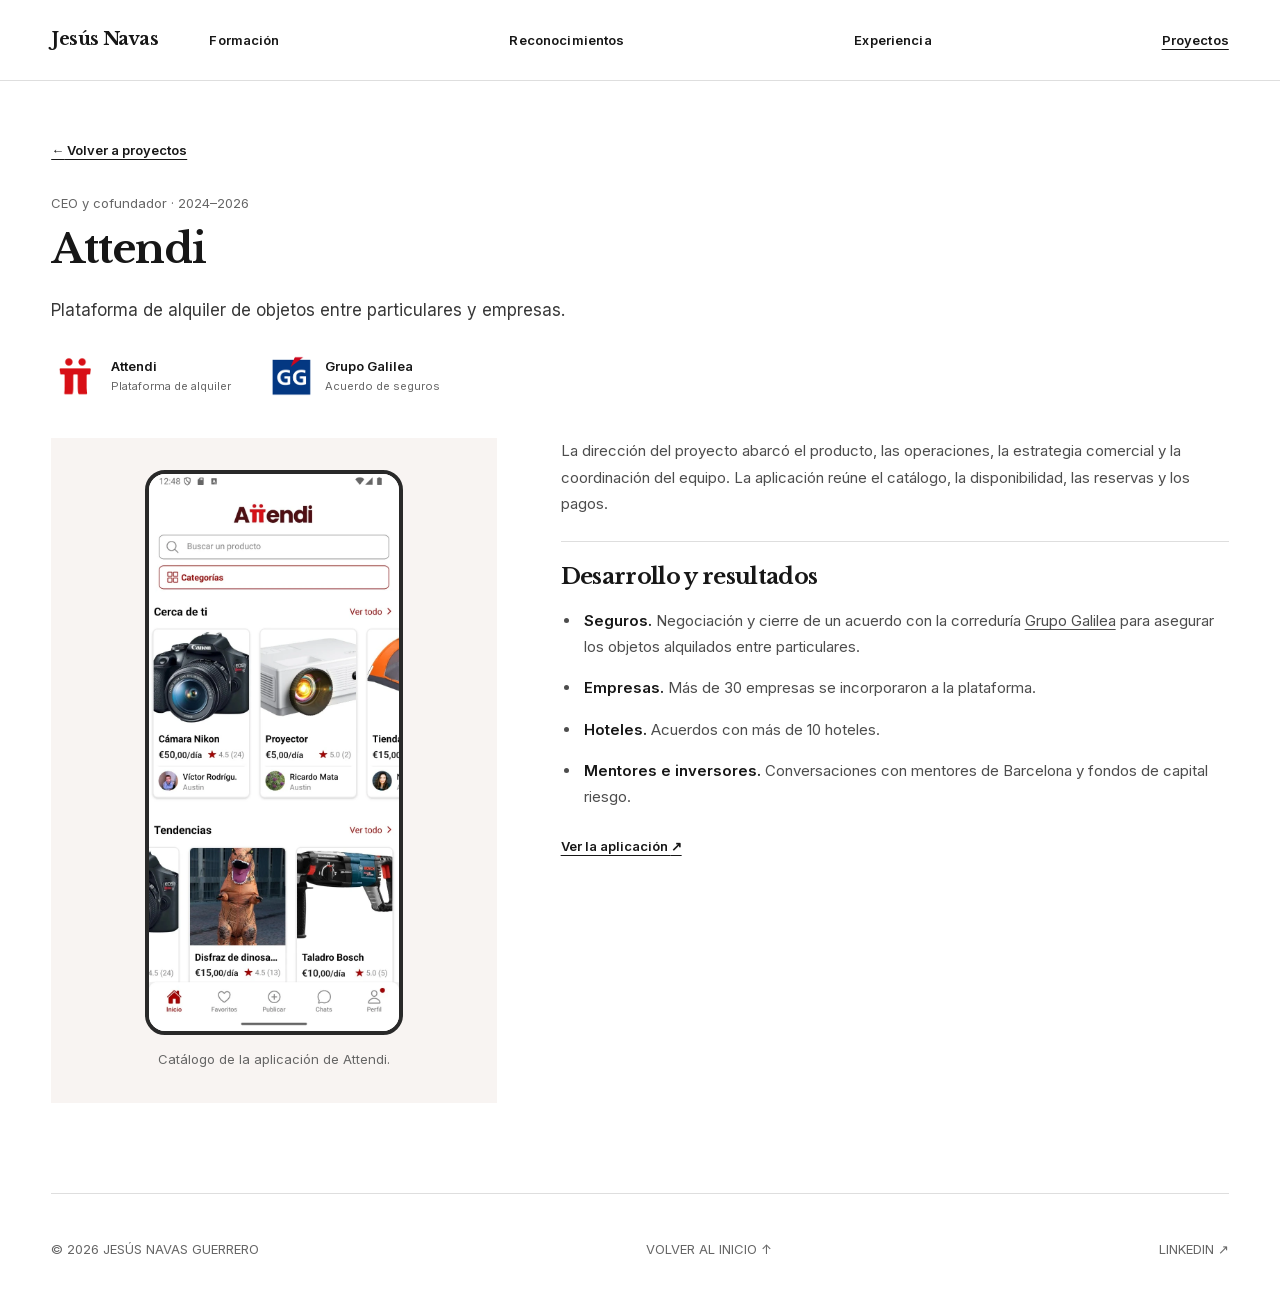
<file: docs/proyectos/attendi/index.html>
<!doctype html>
<html lang="es">
  <head>
    <meta charset="UTF-8" />
    <meta name="viewport" content="width=device-width, initial-scale=1" />
    <meta name="theme-color" content="#ffffff" />
    <meta name="description" content="Attendi: plataforma de alquiler con más de 30 empresas, acuerdos con más de 10 hoteles y un acuerdo con Grupo Galilea para asegurar activos entre particulares." />
    <title>Attendi · Proyectos · Jesús Navas Guerrero</title>
    <link rel="icon" href="../../favicon.svg" type="image/svg+xml" />
    <link rel="preload" href="../../assets/fonts/inter-latin.woff2" as="font" type="font/woff2" crossorigin />
    <link rel="preload" href="../../assets/fonts/libre-baskerville-latin.woff2" as="font" type="font/woff2" crossorigin />
    <link rel="stylesheet" href="../../portfolio.css?v=20261104-compact-type" />
  </head>
  <body>
    <a class="skip-link" href="#contenido">Saltar al contenido</a>
    <header class="site-header"><div class="header-inner">
      <a class="site-name" href="../../formacion/">Jesús Navas</a>
      <nav class="category-nav" aria-label="Categorías"><a href="../../formacion/">Formación</a><a href="../../reconocimientos/">Reconocimientos</a><a href="../../experiencia/">Experiencia</a><a href="../" aria-current="location">Proyectos</a></nav>
    </div></header>

    <main id="contenido" class="page-main">
      <a class="text-link project-back" href="../"><span aria-hidden="true">←</span> Volver a proyectos</a>
      <section class="page-intro project-detail-intro">
        <p class="project-meta">CEO y cofundador · 2024–2026</p>
        <h1 class="page-title">Attendi</h1>
        <p class="page-deck">Plataforma de alquiler de objetos entre particulares y empresas.</p>
        <div class="project-organizations" aria-label="Proyecto y acuerdo de seguros">
          <a class="project-organization" href="https://play.google.com/store/apps/details?hl=es&amp;id=com.anonymous.attendi" target="_blank" rel="noopener noreferrer">
            <img src="../../assets/logos/attendi.png" alt="" width="240" height="240" decoding="async" />
            <span><strong>Attendi</strong><small>Plataforma de alquiler</small></span>
          </a>
          <a class="project-organization" href="https://www.grupogalilea.com/" target="_blank" rel="noopener noreferrer">
            <img src="../../assets/logos/grupo-galilea.png" alt="" width="105" height="120" decoding="async" />
            <span><strong>Grupo Galilea</strong><small>Acuerdo de seguros</small></span>
          </a>
        </div>
      </section>
      <div class="project-detail-layout">
        <figure class="project-detail-media">
          <img src="../../assets/images/attendi-catalogo.webp" alt="Captura de Attendi con el catálogo de objetos disponibles para alquilar" width="720" height="1600" decoding="async" />
          <figcaption>Catálogo de la aplicación de Attendi.</figcaption>
        </figure>
        <div class="project-detail-content">
          <p class="project-description">La dirección del proyecto abarcó el producto, las operaciones, la estrategia comercial y la coordinación del equipo. La aplicación reúne el catálogo, la disponibilidad, las reservas y los pagos.</p>
          <section class="project-milestones" aria-labelledby="attendi-milestones-title">
            <h2 id="attendi-milestones-title">Desarrollo y resultados</h2>
            <ul>
              <li><strong>Seguros.</strong> Negociación y cierre de un acuerdo con la correduría <a href="https://www.grupogalilea.com/" target="_blank" rel="noopener noreferrer">Grupo Galilea</a> para asegurar los objetos alquilados entre particulares.</li>
              <li><strong>Empresas.</strong> Más de 30 empresas se incorporaron a la plataforma.</li>
              <li><strong>Hoteles.</strong> Acuerdos con más de 10 hoteles.</li>
              <li><strong>Mentores e inversores.</strong> Conversaciones con mentores de Barcelona y fondos de capital riesgo.</li>
            </ul>
          </section>
          <a class="text-link project-link" href="https://play.google.com/store/apps/details?hl=es&amp;id=com.anonymous.attendi" target="_blank" rel="noopener noreferrer">Ver la aplicación <span aria-hidden="true">↗</span></a>
        </div>
      </div>
    </main>

    <footer class="site-footer"><div class="footer-inner"><span>© 2026 JESÚS NAVAS GUERRERO</span><a href="../../">VOLVER AL INICIO ↑</a><a href="https://www.linkedin.com/in/jnavasg16/" target="_blank" rel="noopener noreferrer">LINKEDIN ↗</a></div></footer>
  </body>
</html>
</file>
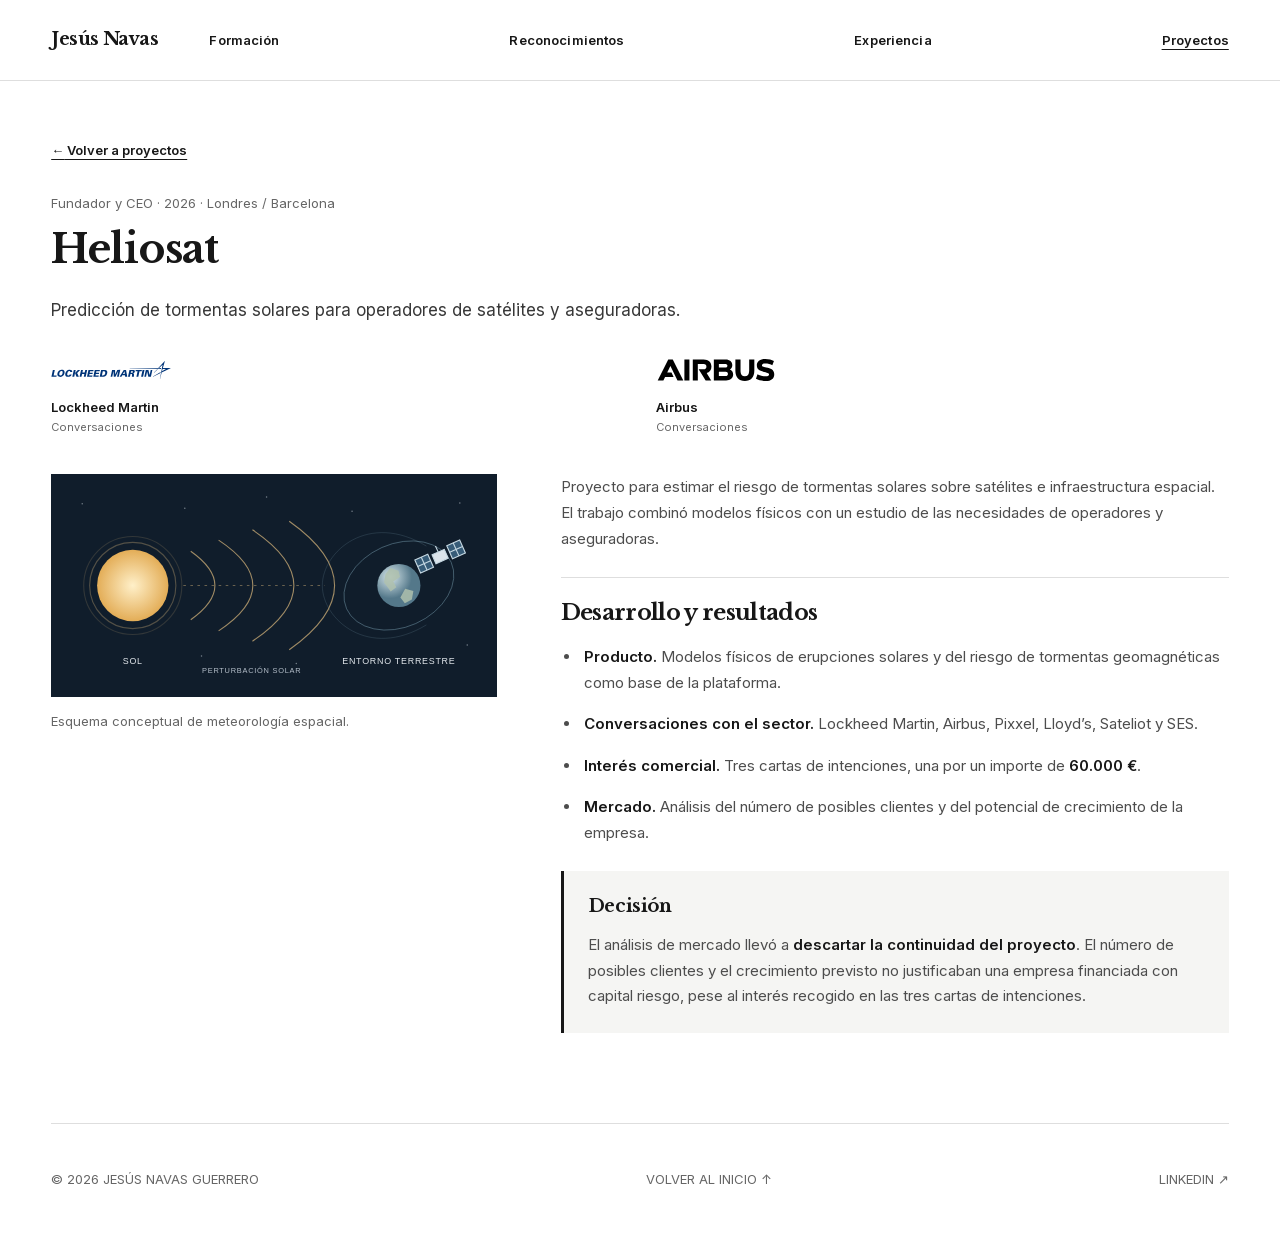
<file: docs/proyectos/heliosat/index.html>
<!doctype html>
<html lang="es">
  <head>
    <meta charset="UTF-8" />
    <meta name="viewport" content="width=device-width, initial-scale=1" />
    <meta name="theme-color" content="#ffffff" />
    <meta name="description" content="Heliosat: meteorología espacial. Conversaciones con Lockheed Martin, Airbus, Pixxel, Lloyd’s, Sateliot y SES. Tres cartas de intenciones, una de 60.000 €, y decisión de no continuar por el tamaño del mercado." />
    <title>Heliosat · Proyectos · Jesús Navas Guerrero</title>
    <link rel="icon" href="../../favicon.svg" type="image/svg+xml" />
    <link rel="preload" href="../../assets/fonts/inter-latin.woff2" as="font" type="font/woff2" crossorigin />
    <link rel="preload" href="../../assets/fonts/libre-baskerville-latin.woff2" as="font" type="font/woff2" crossorigin />
    <link rel="stylesheet" href="../../portfolio.css?v=20261104-compact-type" />
  </head>
  <body>
    <a class="skip-link" href="#contenido">Saltar al contenido</a>
    <header class="site-header"><div class="header-inner">
      <a class="site-name" href="../../formacion/">Jesús Navas</a>
      <nav class="category-nav" aria-label="Categorías"><a href="../../formacion/">Formación</a><a href="../../reconocimientos/">Reconocimientos</a><a href="../../experiencia/">Experiencia</a><a href="../" aria-current="location">Proyectos</a></nav>
    </div></header>

    <main id="contenido" class="page-main">
      <a class="text-link project-back" href="../"><span aria-hidden="true">←</span> Volver a proyectos</a>
      <section class="page-intro project-detail-intro">
        <p class="project-meta">Fundador y CEO · 2026 · Londres / Barcelona</p>
        <h1 class="page-title">Heliosat</h1>
        <p class="page-deck">Predicción de tormentas solares para operadores de satélites y aseguradoras.</p>
        <div class="project-organizations project-organizations--counterparts" aria-label="Conversaciones con la industria aeroespacial">
          <a class="project-organization" href="https://www.lockheedmartin.com/" target="_blank" rel="noopener noreferrer">
            <div class="project-counterpart-mark"><img src="../../assets/logos/lockheed-martin.svg" alt="" decoding="async" /></div>
            <span><strong>Lockheed Martin</strong><small>Conversaciones</small></span>
          </a>
          <a class="project-organization" href="https://www.airbus.com/" target="_blank" rel="noopener noreferrer">
            <div class="project-counterpart-mark"><img class="project-logo--airbus" src="../../assets/logos/airbus.svg" alt="" decoding="async" /></div>
            <span><strong>Airbus</strong><small>Conversaciones</small></span>
          </a>
        </div>
      </section>
      <div class="project-detail-layout">
        <figure class="project-detail-media project-detail-media--research">
          <img src="../../assets/images/heliosat.svg" alt="Esquema conceptual del Sol, la propagación de una perturbación solar y un satélite junto a la Tierra" width="1200" height="600" decoding="async" />
          <figcaption>Esquema conceptual de meteorología espacial.</figcaption>
        </figure>
        <div class="project-detail-content">
          <p class="project-description">Proyecto para estimar el riesgo de tormentas solares sobre satélites e infraestructura espacial. El trabajo combinó modelos físicos con un estudio de las necesidades de operadores y aseguradoras.</p>
          <section class="project-milestones" aria-labelledby="heliosat-milestones-title">
            <h2 id="heliosat-milestones-title">Desarrollo y resultados</h2>
            <ul>
              <li><strong>Producto.</strong> Modelos físicos de erupciones solares y del riesgo de tormentas geomagnéticas como base de la plataforma.</li>
              <li><strong>Conversaciones con el sector.</strong> Lockheed Martin, Airbus, Pixxel, Lloyd’s, Sateliot y SES.</li>
              <li><strong>Interés comercial.</strong> Tres cartas de intenciones, una por un importe de <strong>60.000 €</strong>.</li>
              <li><strong>Mercado.</strong> Análisis del número de posibles clientes y del potencial de crecimiento de la empresa.</li>
            </ul>
          </section>
          <section class="project-result" aria-labelledby="heliosat-result-title">
            <h2 id="heliosat-result-title">Decisión</h2>
            <p>El análisis de mercado llevó a <strong>descartar la continuidad del proyecto</strong>. El número de posibles clientes y el crecimiento previsto no justificaban una empresa financiada con capital riesgo, pese al interés recogido en las tres cartas de intenciones.</p>
          </section>
        </div>
      </div>
    </main>

    <footer class="site-footer"><div class="footer-inner"><span>© 2026 JESÚS NAVAS GUERRERO</span><a href="../../">VOLVER AL INICIO ↑</a><a href="https://www.linkedin.com/in/jnavasg16/" target="_blank" rel="noopener noreferrer">LINKEDIN ↗</a></div></footer>
  </body>
</html>
</file>
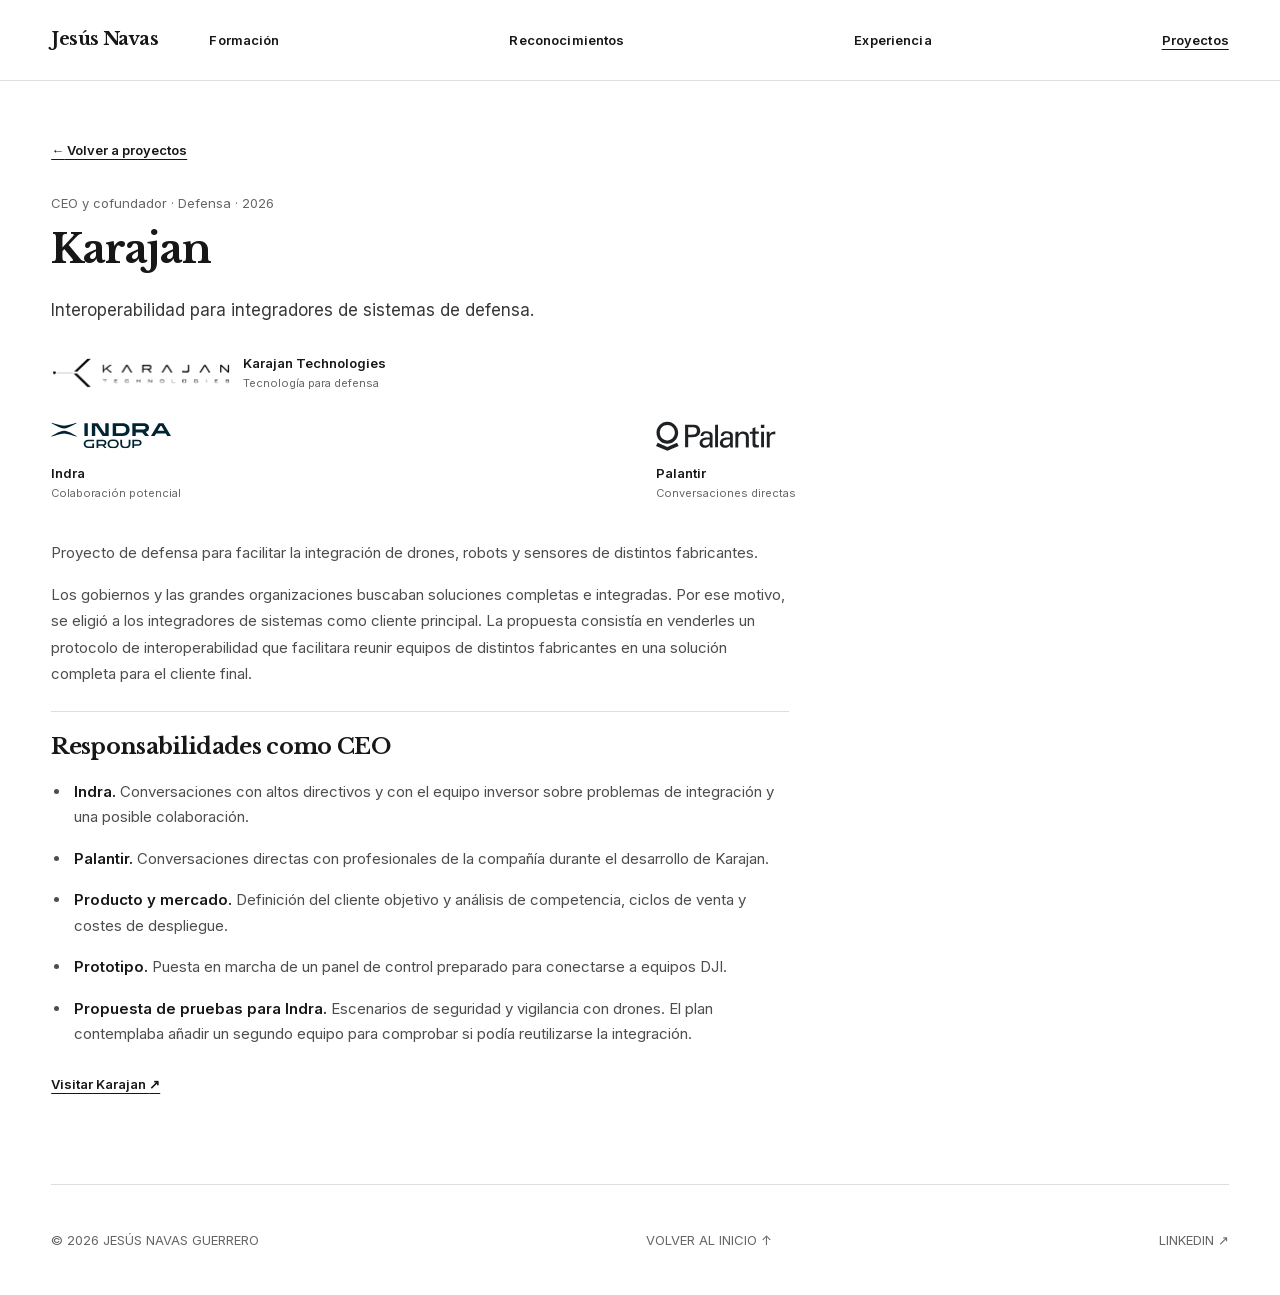
<file: docs/proyectos/karajan/index.html>
<!doctype html>
<html lang="es">
  <head>
    <meta charset="UTF-8" />
    <meta name="viewport" content="width=device-width, initial-scale=1" />
    <meta name="theme-color" content="#ffffff" />
    <meta name="description" content="Karajan: proyecto de defensa dirigido por Jesús Navas Guerrero como CEO y cofundador. Propuesta de un protocolo de interoperabilidad para integradores de sistemas." />
    <title>Karajan · Proyectos · Jesús Navas Guerrero</title>
    <link rel="icon" href="../../favicon.svg" type="image/svg+xml" />
    <link rel="preload" href="../../assets/fonts/inter-latin.woff2" as="font" type="font/woff2" crossorigin />
    <link rel="preload" href="../../assets/fonts/libre-baskerville-latin.woff2" as="font" type="font/woff2" crossorigin />
    <link rel="stylesheet" href="../../portfolio.css?v=20261104-compact-type" />
  </head>
  <body>
    <a class="skip-link" href="#contenido">Saltar al contenido</a>
    <header class="site-header"><div class="header-inner">
      <a class="site-name" href="../../formacion/">Jesús Navas</a>
      <nav class="category-nav" aria-label="Categorías"><a href="../../formacion/">Formación</a><a href="../../reconocimientos/">Reconocimientos</a><a href="../../experiencia/">Experiencia</a><a href="../" aria-current="location">Proyectos</a></nav>
    </div></header>

    <main id="contenido" class="page-main">
      <a class="text-link project-back" href="../"><span aria-hidden="true">←</span> Volver a proyectos</a>
      <section class="page-intro project-detail-intro">
        <p class="project-meta">CEO y cofundador · Defensa · 2026</p>
        <h1 class="page-title">Karajan</h1>
        <p class="page-deck">Interoperabilidad para integradores de sistemas de defensa.</p>
        <div class="project-organizations project-organizations--karajan" aria-label="Proyecto e interlocución con la industria">
          <a class="project-organization project-organization--wordmark project-organization--owner" href="https://www.karajan.io/" target="_blank" rel="noopener noreferrer">
            <img class="project-logo--karajan" src="../../assets/logos/karajan.png" alt="" width="1441" height="260" decoding="async" />
            <span><strong>Karajan Technologies</strong><small>Tecnología para defensa</small></span>
          </a>
          <a class="project-organization project-organization--counterpart" href="https://www.indragroup.com/" target="_blank" rel="noopener noreferrer">
            <div class="project-counterpart-mark"><img src="../../assets/logos/indra.svg" alt="" width="124" height="28" decoding="async" /></div>
            <span><strong>Indra</strong><small>Colaboración potencial</small></span>
          </a>
          <a class="project-organization project-organization--counterpart" href="https://www.palantir.com/" target="_blank" rel="noopener noreferrer">
            <div class="project-counterpart-mark"><img src="../../assets/logos/palantir.svg" alt="" width="83" height="21" decoding="async" /></div>
            <span><strong>Palantir</strong><small>Conversaciones directas</small></span>
          </a>
        </div>
      </section>
      <div class="project-detail-layout project-detail-layout--text">
        <div class="project-detail-content">
          <p class="project-description">Proyecto de defensa para facilitar la integración de drones, robots y sensores de distintos fabricantes.</p>
          <p class="project-description">Los gobiernos y las grandes organizaciones buscaban soluciones completas e integradas. Por ese motivo, se eligió a los integradores de sistemas como cliente principal. La propuesta consistía en venderles un protocolo de interoperabilidad que facilitara reunir equipos de distintos fabricantes en una solución completa para el cliente final.</p>
          <section class="project-milestones" aria-labelledby="karajan-milestones-title">
            <h2 id="karajan-milestones-title">Responsabilidades como CEO</h2>
            <ul>
              <li><strong>Indra.</strong> Conversaciones con altos directivos y con el equipo inversor sobre problemas de integración y una posible colaboración.</li>
              <li><strong>Palantir.</strong> Conversaciones directas con profesionales de la compañía durante el desarrollo de Karajan.</li>
              <li><strong>Producto y mercado.</strong> Definición del cliente objetivo y análisis de competencia, ciclos de venta y costes de despliegue.</li>
              <li><strong>Prototipo.</strong> Puesta en marcha de un panel de control preparado para conectarse a equipos DJI.</li>
              <li><strong>Propuesta de pruebas para Indra.</strong> Escenarios de seguridad y vigilancia con drones. El plan contemplaba añadir un segundo equipo para comprobar si podía reutilizarse la integración.</li>
            </ul>
          </section>
          <a class="text-link project-link" href="https://www.karajan.io/" target="_blank" rel="noopener noreferrer">Visitar Karajan <span aria-hidden="true">↗</span></a>
        </div>
      </div>
    </main>

    <footer class="site-footer"><div class="footer-inner"><span>© 2026 JESÚS NAVAS GUERRERO</span><a href="../../">VOLVER AL INICIO ↑</a><a href="https://www.linkedin.com/in/jnavasg16/" target="_blank" rel="noopener noreferrer">LINKEDIN ↗</a></div></footer>
  </body>
</html>
</file>
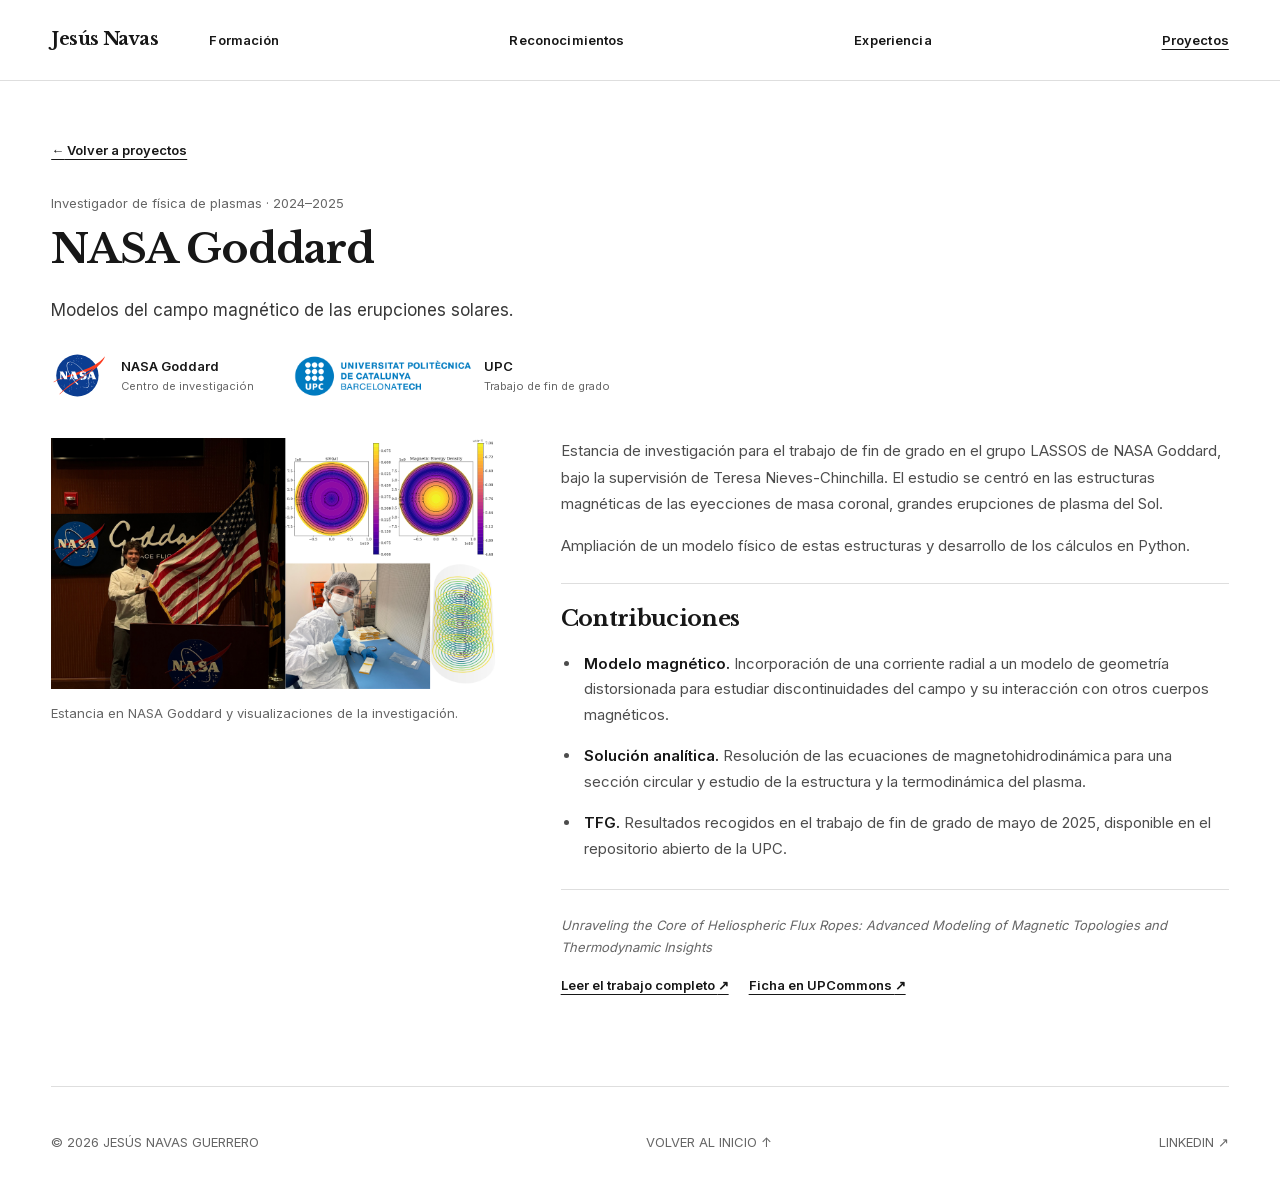
<file: docs/proyectos/nasa/index.html>
<!doctype html>
<html lang="es">
  <head>
    <meta charset="UTF-8" />
    <meta name="viewport" content="width=device-width, initial-scale=1" />
    <meta name="theme-color" content="#ffffff" />
    <meta name="description" content="Jesús Navas Guerrero, investigador de física de plasmas durante una estancia para su trabajo de fin de grado en NASA Goddard (2024–2025). Modelización magnética y análisis en Python." />
    <title>NASA Goddard · Proyectos · Jesús Navas Guerrero</title>
    <link rel="icon" href="../../favicon.svg" type="image/svg+xml" />
    <link rel="preload" href="../../assets/fonts/inter-latin.woff2" as="font" type="font/woff2" crossorigin />
    <link rel="preload" href="../../assets/fonts/libre-baskerville-latin.woff2" as="font" type="font/woff2" crossorigin />
    <link rel="stylesheet" href="../../portfolio.css?v=20261104-compact-type" />
  </head>
  <body>
    <a class="skip-link" href="#contenido">Saltar al contenido</a>
    <header class="site-header"><div class="header-inner">
      <a class="site-name" href="../../formacion/">Jesús Navas</a>
      <nav class="category-nav" aria-label="Categorías"><a href="../../formacion/">Formación</a><a href="../../reconocimientos/">Reconocimientos</a><a href="../../experiencia/">Experiencia</a><a href="../" aria-current="location">Proyectos</a></nav>
    </div></header>

    <main id="contenido" class="page-main">
      <a class="text-link project-back" href="../"><span aria-hidden="true">←</span> Volver a proyectos</a>
      <section class="page-intro project-detail-intro">
        <p class="project-meta">Investigador de física de plasmas · 2024–2025</p>
        <h1 class="page-title">NASA Goddard</h1>
        <p class="page-deck">Modelos del campo magnético de las erupciones solares.</p>
        <div class="project-organizations" aria-label="Centro de investigación y universidad">
          <a class="project-organization" href="https://www.nasa.gov/goddard/" target="_blank" rel="noopener noreferrer">
            <img src="../../assets/logos/nasa.svg" alt="" width="110" height="92" decoding="async" />
            <span><strong>NASA Goddard</strong><small>Centro de investigación</small></span>
          </a>
          <a class="project-organization project-organization--wordmark" href="https://upcommons.upc.edu/entities/publication/329f23d3-7b04-4371-875b-9effad529e1e" target="_blank" rel="noopener noreferrer">
            <img src="../../assets/logos/cfis-upc.png" alt="UPC" width="510" height="120" decoding="async" />
            <span><strong>UPC</strong><small>Trabajo de fin de grado</small></span>
          </a>
        </div>
      </section>
      <div class="project-detail-layout">
        <figure class="project-detail-media project-detail-media--research">
          <img src="../../assets/images/nasa-investigacion.jpg" alt="Fotografías de la estancia en NASA Goddard y resultados de la modelización de cuerdas de flujo magnético" width="1280" height="720" decoding="async" />
          <figcaption>Estancia en NASA Goddard y visualizaciones de la investigación.</figcaption>
        </figure>
        <div class="project-detail-content">
          <p class="project-description">Estancia de investigación para el trabajo de fin de grado en el grupo LASSOS de NASA Goddard, bajo la supervisión de Teresa Nieves-Chinchilla. El estudio se centró en las estructuras magnéticas de las eyecciones de masa coronal, grandes erupciones de plasma del Sol.</p>
          <p class="project-description">Ampliación de un modelo físico de estas estructuras y desarrollo de los cálculos en Python.</p>
          <section class="project-milestones" aria-labelledby="nasa-milestones-title">
            <h2 id="nasa-milestones-title">Contribuciones</h2>
            <ul>
              <li><strong>Modelo magnético.</strong> Incorporación de una corriente radial a un modelo de geometría distorsionada para estudiar discontinuidades del campo y su interacción con otros cuerpos magnéticos.</li>
              <li><strong>Solución analítica.</strong> Resolución de las ecuaciones de magnetohidrodinámica para una sección circular y estudio de la estructura y la termodinámica del plasma.</li>
              <li><strong>TFG.</strong> Resultados recogidos en el trabajo de fin de grado de mayo de 2025, disponible en el repositorio abierto de la UPC.</li>
            </ul>
          </section>
          <div class="project-publication">
            <p lang="en">Unraveling the Core of Heliospheric Flux Ropes: Advanced Modeling of Magnetic Topologies and Thermodynamic Insights</p>
            <div class="action-row">
              <a class="text-link" href="../../assets/documents/jesus-navas-tfg-flux-ropes-2025.pdf" target="_blank" rel="noopener noreferrer">Leer el trabajo completo <span aria-hidden="true">↗</span></a>
              <a class="text-link" href="https://upcommons.upc.edu/entities/publication/329f23d3-7b04-4371-875b-9effad529e1e" target="_blank" rel="noopener noreferrer">Ficha en UPCommons <span aria-hidden="true">↗</span></a>
            </div>
          </div>
        </div>
      </div>
    </main>

    <footer class="site-footer"><div class="footer-inner"><span>© 2026 JESÚS NAVAS GUERRERO</span><a href="../../">VOLVER AL INICIO ↑</a><a href="https://www.linkedin.com/in/jnavasg16/" target="_blank" rel="noopener noreferrer">LINKEDIN ↗</a></div></footer>
  </body>
</html>
</file>
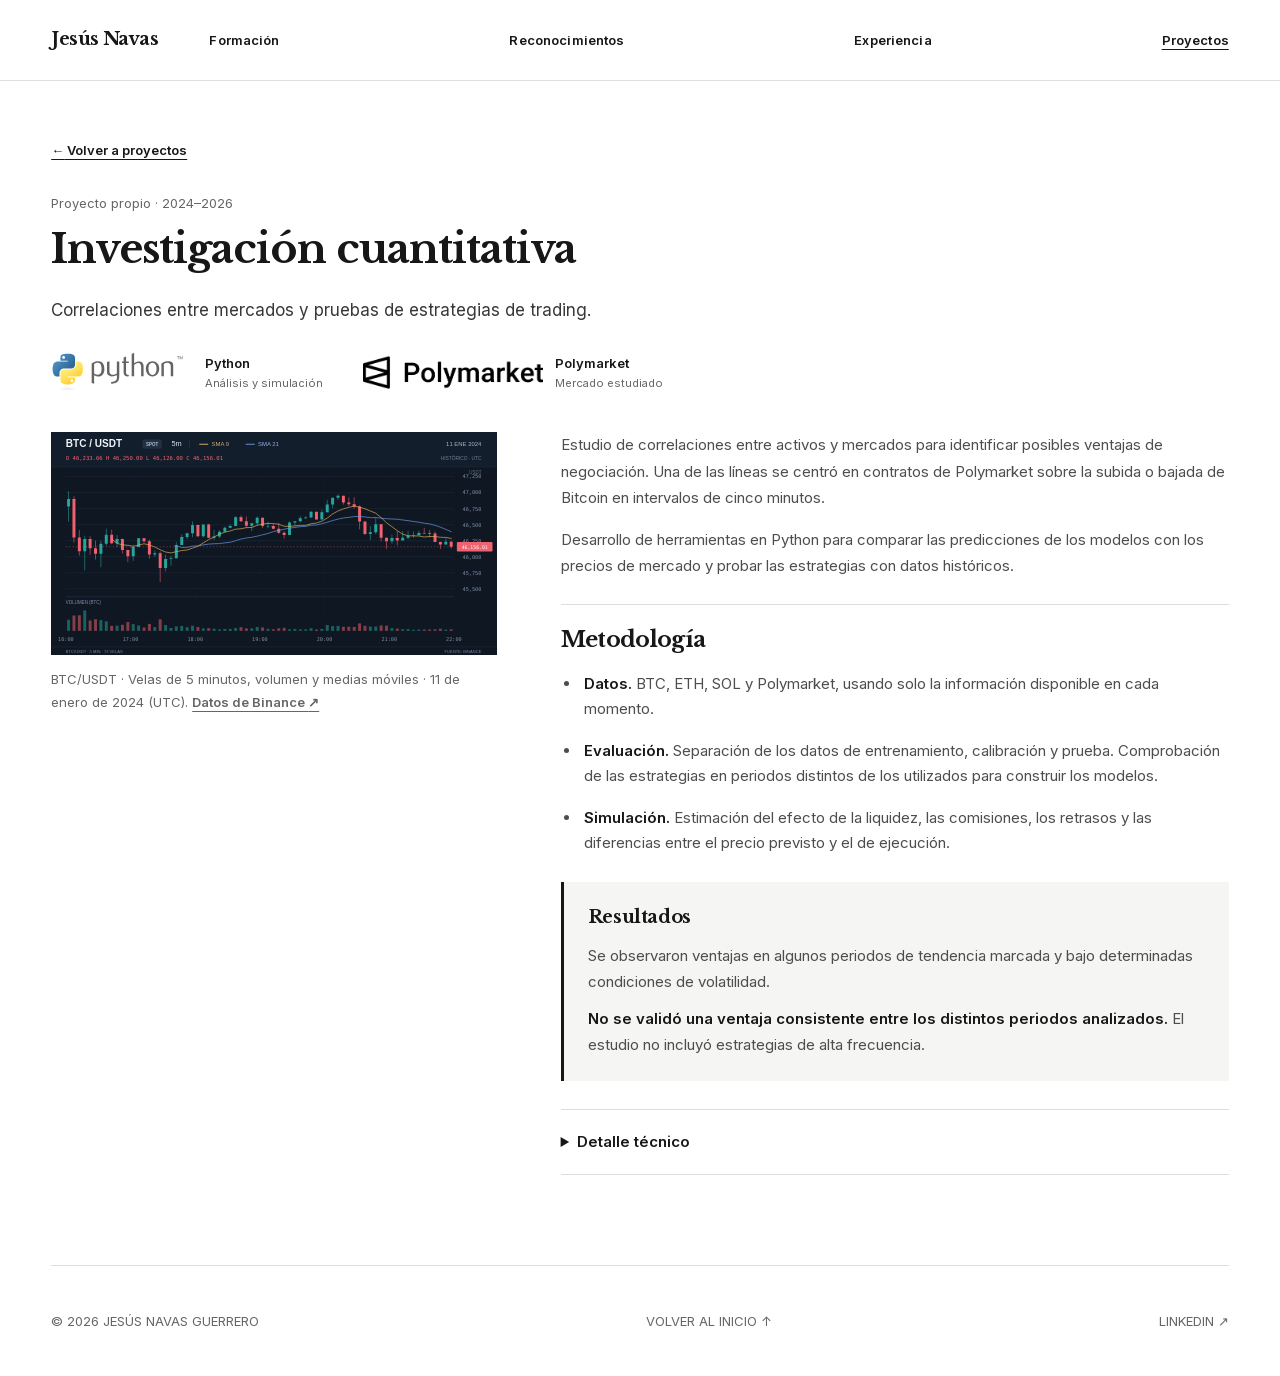
<file: docs/proyectos/quant-research/index.html>
<!doctype html>
<html lang="es">
  <head>
    <meta charset="UTF-8" />
    <meta name="viewport" content="width=device-width, initial-scale=1" />
    <meta name="theme-color" content="#ffffff" />
    <meta name="description" content="Investigación cuantitativa de Jesús Navas Guerrero (2024–2026): análisis de mercados, modelos en Python y pruebas de estrategias con costes de ejecución. Resultados limitados a determinadas condiciones de mercado." />
    <title>Investigación cuantitativa · Proyectos · Jesús Navas Guerrero</title>
    <link rel="icon" href="../../favicon.svg" type="image/svg+xml" />
    <link rel="preload" href="../../assets/fonts/inter-latin.woff2" as="font" type="font/woff2" crossorigin />
    <link rel="preload" href="../../assets/fonts/libre-baskerville-latin.woff2" as="font" type="font/woff2" crossorigin />
    <link rel="stylesheet" href="../../portfolio.css?v=20261104-compact-type" />
  </head>
  <body>
    <a class="skip-link" href="#contenido">Saltar al contenido</a>
    <header class="site-header"><div class="header-inner">
      <a class="site-name" href="../../formacion/">Jesús Navas</a>
      <nav class="category-nav" aria-label="Categorías"><a href="../../formacion/">Formación</a><a href="../../reconocimientos/">Reconocimientos</a><a href="../../experiencia/">Experiencia</a><a href="../" aria-current="location">Proyectos</a></nav>
    </div></header>

    <main id="contenido" class="page-main">
      <a class="text-link project-back" href="../"><span aria-hidden="true">←</span> Volver a proyectos</a>
      <section class="page-intro project-detail-intro">
        <p class="project-meta">Proyecto propio · 2024–2026</p>
        <h1 class="page-title">Investigación cuantitativa</h1>
        <p class="page-deck">Correlaciones entre mercados y pruebas de estrategias de trading.</p>
        <div class="project-organizations" aria-label="Tecnología y mercado estudiado">
          <a class="project-organization project-organization--wordmark" href="https://www.python.org/" target="_blank" rel="noopener noreferrer">
            <img src="../../assets/logos/python.svg" alt="" decoding="async" />
            <span><strong>Python</strong><small>Análisis y simulación</small></span>
          </a>
          <a class="project-organization project-organization--wordmark" href="https://docs.polymarket.com/" target="_blank" rel="noopener noreferrer">
            <img src="../../assets/logos/polymarket.png" alt="" width="911" height="168" decoding="async" />
            <span><strong>Polymarket</strong><small>Mercado estudiado</small></span>
          </a>
        </div>
      </section>
      <div class="project-detail-layout">
        <figure class="project-detail-media project-detail-media--research">
          <img src="../../assets/images/quant-research.svg?v=20261101-candles" alt="Gráfico histórico de BTC/USDT con 72 velas de cinco minutos, volumen y medias móviles de 9 y 21 períodos" width="1200" height="600" decoding="async" />
          <figcaption>BTC/USDT · Velas de 5 minutos, volumen y medias móviles · 11 de enero de 2024 (UTC). <a class="text-link" href="https://data-api.binance.vision/api/v3/klines?symbol=BTCUSDT&amp;interval=5m&amp;startTime=1704988800000&amp;limit=72" target="_blank" rel="noopener noreferrer">Datos de Binance <span aria-hidden="true">↗</span></a></figcaption>
        </figure>
        <div class="project-detail-content">
          <p class="project-description">Estudio de correlaciones entre activos y mercados para identificar posibles ventajas de negociación. Una de las líneas se centró en contratos de Polymarket sobre la subida o bajada de Bitcoin en intervalos de cinco minutos.</p>
          <p class="project-description">Desarrollo de herramientas en Python para comparar las predicciones de los modelos con los precios de mercado y probar las estrategias con datos históricos.</p>
          <section class="project-milestones" aria-labelledby="quant-method-title">
            <h2 id="quant-method-title">Metodología</h2>
            <ul>
              <li><strong>Datos.</strong> BTC, ETH, SOL y Polymarket, usando solo la información disponible en cada momento.</li>
              <li><strong>Evaluación.</strong> Separación de los datos de entrenamiento, calibración y prueba. Comprobación de las estrategias en periodos distintos de los utilizados para construir los modelos.</li>
              <li><strong>Simulación.</strong> Estimación del efecto de la liquidez, las comisiones, los retrasos y las diferencias entre el precio previsto y el de ejecución.</li>
            </ul>
          </section>
          <section class="project-result" aria-labelledby="quant-result-title">
            <h2 id="quant-result-title">Resultados</h2>
            <p>Se observaron ventajas en algunos periodos de tendencia marcada y bajo determinadas condiciones de volatilidad.</p>
            <p><strong>No se validó una ventaja consistente entre los distintos periodos analizados.</strong> El estudio no incluyó estrategias de alta frecuencia.</p>
          </section>
          <details class="project-engineering">
            <summary>Detalle técnico</summary>
            <div class="project-engineering-content">
              <p>Entorno de análisis, simulación y seguimiento desarrollado en Python.</p>
              <ul>
                <li><strong>Datos.</strong> Controles para usar solo la información disponible en cada momento y validación con ventanas temporales sucesivas.</li>
                <li><strong>Modelos.</strong> Regresión logística, XGBoost, LSTM, fusión multimodal y calibración de probabilidades.</li>
                <li><strong>Reentrenamiento.</strong> Actualización incremental en segundo plano, con cambio de modelo entre contratos.</li>
                <li><strong>Simulación.</strong> Profundidad del libro, costes, latencia y límites de riesgo. Pruebas automatizadas de indicadores, integridad temporal y resolución de contratos.</li>
                <li><strong>Trazabilidad.</strong> Panel con predicciones y motivos para operar o abstenerse. Conservación de los modelos y sus calibraciones por ventana para reproducir las predicciones.</li>
              </ul>
            </div>
          </details>
        </div>
      </div>
    </main>

    <footer class="site-footer"><div class="footer-inner"><span>© 2026 JESÚS NAVAS GUERRERO</span><a href="../../">VOLVER AL INICIO ↑</a><a href="https://www.linkedin.com/in/jnavasg16/" target="_blank" rel="noopener noreferrer">LINKEDIN ↗</a></div></footer>
  </body>
</html>
</file>
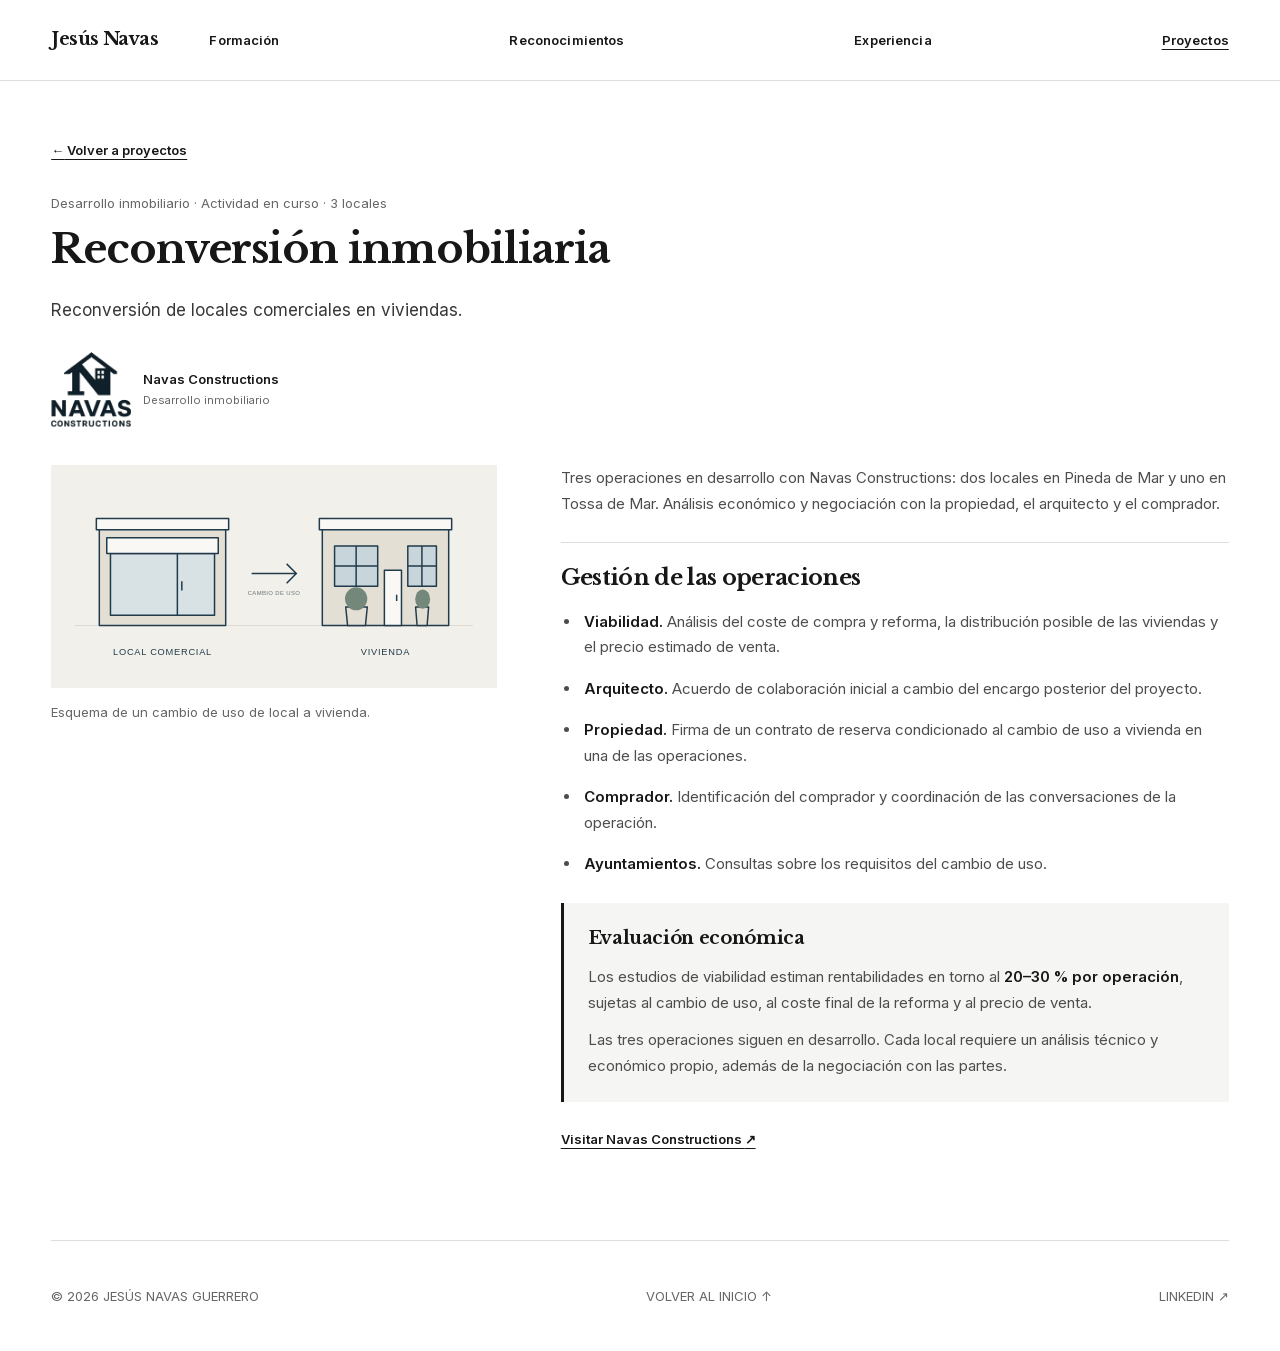
<file: docs/proyectos/reconversion-inmobiliaria/index.html>
<!doctype html>
<html lang="es">
  <head>
    <meta charset="UTF-8" />
    <meta name="viewport" content="width=device-width, initial-scale=1" />
    <meta name="theme-color" content="#ffffff" />
    <meta name="description" content="Navas Constructions: reconversión de tres locales a vivienda en Pineda de Mar y Tossa de Mar. Viabilidad, negociación y coordinación con arquitecto, propiedad, comprador y ayuntamientos." />
    <title>Reconversión inmobiliaria · Proyectos · Jesús Navas Guerrero</title>
    <link rel="icon" href="../../favicon.svg" type="image/svg+xml" />
    <link rel="preload" href="../../assets/fonts/inter-latin.woff2" as="font" type="font/woff2" crossorigin />
    <link rel="preload" href="../../assets/fonts/libre-baskerville-latin.woff2" as="font" type="font/woff2" crossorigin />
    <link rel="stylesheet" href="../../portfolio.css?v=20261104-compact-type" />
  </head>
  <body>
    <a class="skip-link" href="#contenido">Saltar al contenido</a>
    <header class="site-header"><div class="header-inner">
      <a class="site-name" href="../../formacion/">Jesús Navas</a>
      <nav class="category-nav" aria-label="Categorías"><a href="../../formacion/">Formación</a><a href="../../reconocimientos/">Reconocimientos</a><a href="../../experiencia/">Experiencia</a><a href="../" aria-current="location">Proyectos</a></nav>
    </div></header>

    <main id="contenido" class="page-main">
      <a class="text-link project-back" href="../"><span aria-hidden="true">←</span> Volver a proyectos</a>
      <section class="page-intro project-detail-intro">
        <p class="project-meta">Desarrollo inmobiliario · Actividad en curso · 3 locales</p>
        <h1 class="page-title">Reconversión inmobiliaria</h1>
        <p class="page-deck">Reconversión de locales comerciales en viviendas.</p>
        <div class="project-organizations" aria-label="Empresa del proyecto">
          <a class="project-organization" href="https://www.navasconstructions.com/" target="_blank" rel="noopener noreferrer">
            <span class="project-navas-mark"><img src="../../assets/logos/navas-constructions.png" alt="" width="500" height="500" decoding="async" /></span>
            <span><strong>Navas Constructions</strong><small>Desarrollo inmobiliario</small></span>
          </a>
        </div>
      </section>
      <div class="project-detail-layout">
        <figure class="project-detail-media project-detail-media--research">
          <img src="../../assets/images/reconversion-inmobiliaria.svg" alt="Esquema conceptual de un local comercial y su transformación a uso residencial" width="1200" height="600" decoding="async" />
          <figcaption>Esquema de un cambio de uso de local a vivienda.</figcaption>
        </figure>
        <div class="project-detail-content">
          <p class="project-description">Tres operaciones en desarrollo con Navas Constructions: dos locales en Pineda de Mar y uno en Tossa de Mar. Análisis económico y negociación con la propiedad, el arquitecto y el comprador.</p>
          <section class="project-milestones" aria-labelledby="property-milestones-title">
            <h2 id="property-milestones-title">Gestión de las operaciones</h2>
            <ul>
              <li><strong>Viabilidad.</strong> Análisis del coste de compra y reforma, la distribución posible de las viviendas y el precio estimado de venta.</li>
              <li><strong>Arquitecto.</strong> Acuerdo de colaboración inicial a cambio del encargo posterior del proyecto.</li>
              <li><strong>Propiedad.</strong> Firma de un contrato de reserva condicionado al cambio de uso a vivienda en una de las operaciones.</li>
              <li><strong>Comprador.</strong> Identificación del comprador y coordinación de las conversaciones de la operación.</li>
              <li><strong>Ayuntamientos.</strong> Consultas sobre los requisitos del cambio de uso.</li>
            </ul>
          </section>
          <section class="project-result" aria-labelledby="property-economics-title">
            <h2 id="property-economics-title">Evaluación económica</h2>
            <p>Los estudios de viabilidad estiman rentabilidades en torno al <strong>20–30 % por operación</strong>, sujetas al cambio de uso, al coste final de la reforma y al precio de venta.</p>
            <p>Las tres operaciones siguen en desarrollo. Cada local requiere un análisis técnico y económico propio, además de la negociación con las partes.</p>
          </section>
          <a class="text-link project-link" href="https://www.navasconstructions.com/" target="_blank" rel="noopener noreferrer">Visitar Navas Constructions <span aria-hidden="true">↗</span></a>
        </div>
      </div>
    </main>

    <footer class="site-footer"><div class="footer-inner"><span>© 2026 JESÚS NAVAS GUERRERO</span><a href="../../">VOLVER AL INICIO ↑</a><a href="https://www.linkedin.com/in/jnavasg16/" target="_blank" rel="noopener noreferrer">LINKEDIN ↗</a></div></footer>
  </body>
</html>
</file>
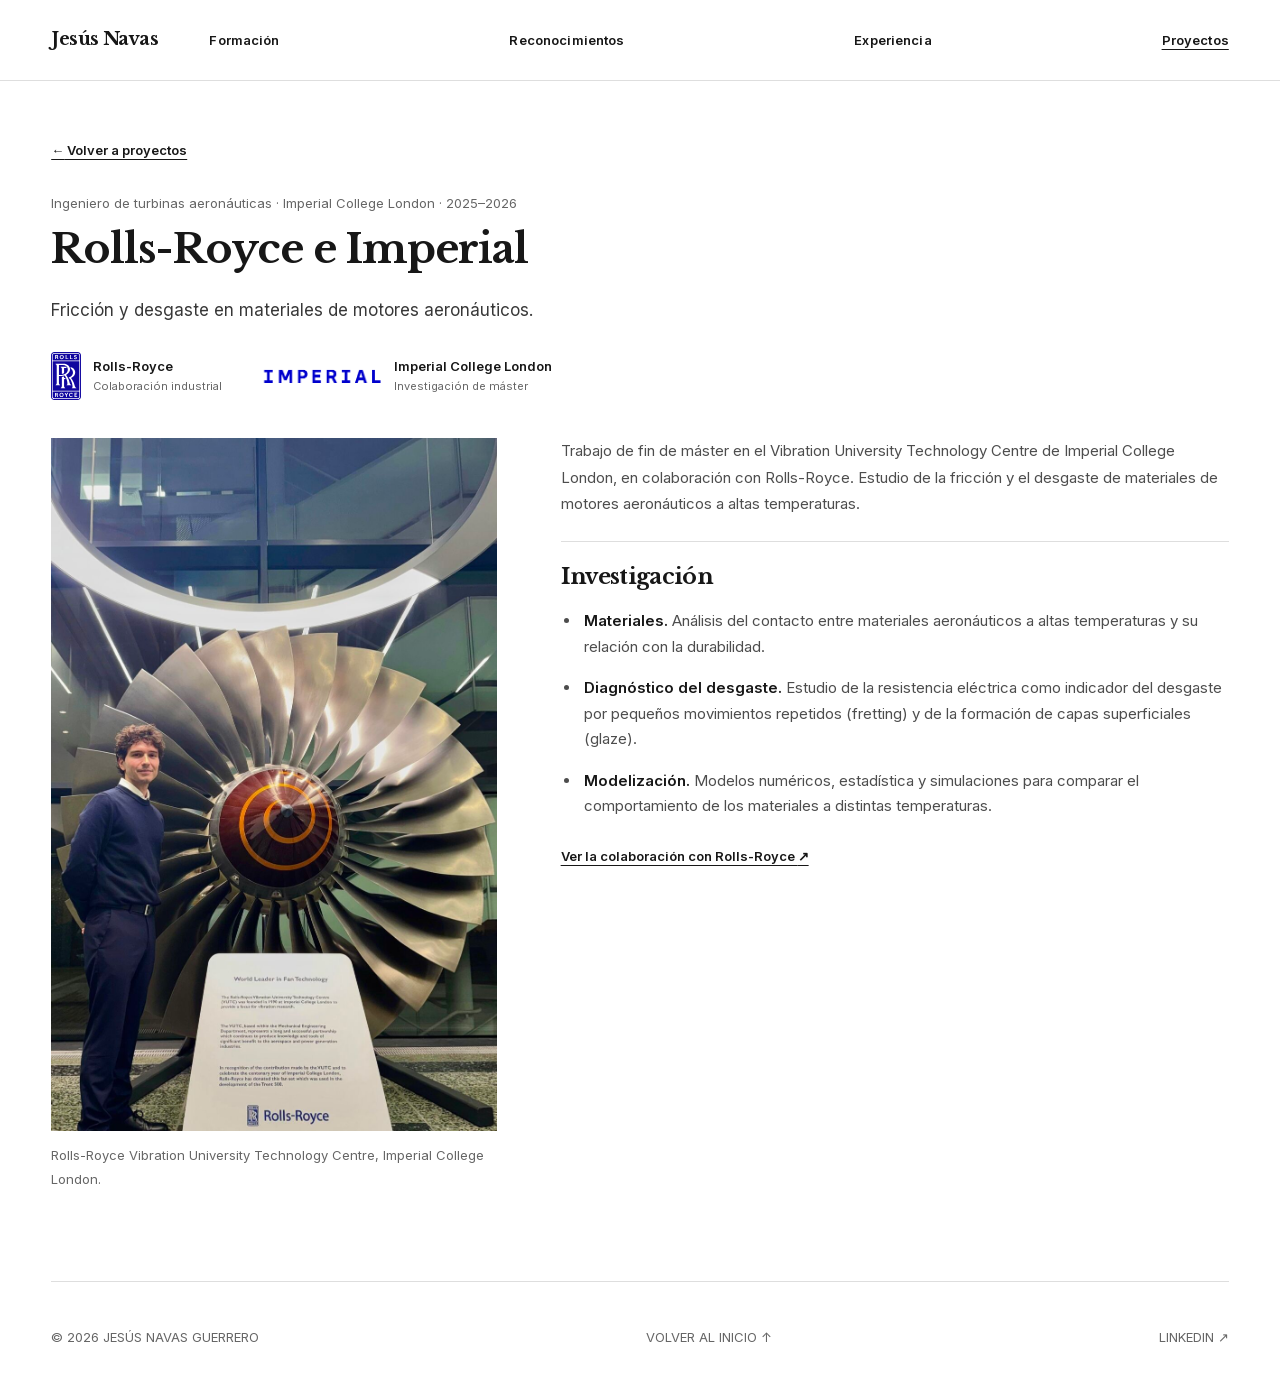
<file: docs/proyectos/rolls-royce/index.html>
<!doctype html>
<html lang="es">
  <head>
    <meta charset="UTF-8" />
    <meta name="viewport" content="width=device-width, initial-scale=1" />
    <meta name="theme-color" content="#ffffff" />
    <meta name="description" content="Jesús Navas Guerrero, ingeniero de turbinas aeronáuticas en el proyecto de fin de máster con Rolls-Royce e Imperial College London (2025–2026): fricción, desgaste y resistencia eléctrica de contacto." />
    <title>Rolls-Royce e Imperial · Proyectos · Jesús Navas Guerrero</title>
    <link rel="icon" href="../../favicon.svg" type="image/svg+xml" />
    <link rel="preload" href="../../assets/fonts/inter-latin.woff2" as="font" type="font/woff2" crossorigin />
    <link rel="preload" href="../../assets/fonts/libre-baskerville-latin.woff2" as="font" type="font/woff2" crossorigin />
    <link rel="stylesheet" href="../../portfolio.css?v=20261104-compact-type" />
  </head>
  <body>
    <a class="skip-link" href="#contenido">Saltar al contenido</a>
    <header class="site-header"><div class="header-inner">
      <a class="site-name" href="../../formacion/">Jesús Navas</a>
      <nav class="category-nav" aria-label="Categorías"><a href="../../formacion/">Formación</a><a href="../../reconocimientos/">Reconocimientos</a><a href="../../experiencia/">Experiencia</a><a href="../" aria-current="location">Proyectos</a></nav>
    </div></header>

    <main id="contenido" class="page-main">
      <a class="text-link project-back" href="../"><span aria-hidden="true">←</span> Volver a proyectos</a>
      <section class="page-intro project-detail-intro">
        <p class="project-meta">Ingeniero de turbinas aeronáuticas · Imperial College London · 2025–2026</p>
        <h1 class="page-title">Rolls-Royce e Imperial</h1>
        <p class="page-deck">Fricción y desgaste en materiales de motores aeronáuticos.</p>
        <div class="project-organizations" aria-label="Colaboración de investigación">
          <a class="project-organization" href="https://www.rolls-royce.com/" target="_blank" rel="noopener noreferrer">
            <img src="../../assets/logos/rolls-royce.svg" alt="" width="59" height="96" decoding="async" />
            <span><strong>Rolls-Royce</strong><small>Colaboración industrial</small></span>
          </a>
          <a class="project-organization project-organization--wordmark" href="https://www.imperial.ac.uk/" target="_blank" rel="noopener noreferrer">
            <div class="institution-mark institution-mark--imperial"><img src="../../assets/logos/imperial.png" alt="" width="600" height="270" decoding="async" /></div>
            <span><strong>Imperial College London</strong><small>Investigación de máster</small></span>
          </a>
        </div>
      </section>
      <div class="project-detail-layout">
        <figure class="project-detail-media project-detail-media--research">
          <img src="../../assets/images/imperial-rolls-royce.jpg" alt="Jesús junto a un ventilador de Rolls-Royce en Imperial College London" width="987" height="1536" decoding="async" />
          <figcaption>Rolls-Royce Vibration University Technology Centre, Imperial College London.</figcaption>
        </figure>
        <div class="project-detail-content">
          <p class="project-description">Trabajo de fin de máster en el Vibration University Technology Centre de Imperial College London, en colaboración con Rolls-Royce. Estudio de la fricción y el desgaste de materiales de motores aeronáuticos a altas temperaturas.</p>
          <section class="project-milestones" aria-labelledby="rolls-milestones-title">
            <h2 id="rolls-milestones-title">Investigación</h2>
            <ul>
              <li><strong>Materiales.</strong> Análisis del contacto entre materiales aeronáuticos a altas temperaturas y su relación con la durabilidad.</li>
              <li><strong>Diagnóstico del desgaste.</strong> Estudio de la resistencia eléctrica como indicador del desgaste por pequeños movimientos repetidos (<span lang="en">fretting</span>) y de la formación de capas superficiales (<span lang="en">glaze</span>).</li>
              <li><strong>Modelización.</strong> Modelos numéricos, estadística y simulaciones para comparar el comportamiento de los materiales a distintas temperaturas.</li>
            </ul>
          </section>
          <a class="text-link project-link" href="https://www.linkedin.com/posts/jnavasg16_imperialcollegelondon-lacaixa-rollsroyce-activity-7421462079758454784-Daez" target="_blank" rel="noopener noreferrer">Ver la colaboración con Rolls-Royce <span aria-hidden="true">↗</span></a>
        </div>
      </div>
    </main>

    <footer class="site-footer"><div class="footer-inner"><span>© 2026 JESÚS NAVAS GUERRERO</span><a href="../../">VOLVER AL INICIO ↑</a><a href="https://www.linkedin.com/in/jnavasg16/" target="_blank" rel="noopener noreferrer">LINKEDIN ↗</a></div></footer>
  </body>
</html>
</file>
<file: docs/portfolio.css>
@font-face{font-family:"Inter";font-style:normal;font-weight:400 700;font-display:swap;src:url("./assets/fonts/inter-latin.woff2") format("woff2")}
@font-face{font-family:"Libre Baskerville";font-style:normal;font-weight:400 700;font-display:swap;src:url("./assets/fonts/libre-baskerville-latin.woff2") format("woff2")}
:root{--paper:#fff;--ink:#171717;--muted:#666;--line:#dedede;--sans:"Inter","Helvetica Neue",Arial,sans-serif;--serif:"Libre Baskerville",Georgia,serif;--page-gutter:clamp(16px,4vw,160px);--page-width:calc(100% - var(--page-gutter) - var(--page-gutter));--text-size:clamp(15px,.95vw,17px);--meta-size:clamp(13px,.8vw,14px);--subheading-size:clamp(17px,1.2vw,21px);--section-size:clamp(22px,1.65vw,29px);--title-size:clamp(28px,calc(18px + 1.8vw),52px)}
*{box-sizing:border-box}
html{scroll-behavior:smooth}
body{margin:0;min-width:0;background:var(--paper);color:var(--ink);font-family:var(--sans);font-size:var(--text-size);-webkit-font-smoothing:antialiased;text-rendering:optimizeLegibility}
a{color:inherit;text-decoration:none}
h1,h2{font-family:var(--serif);letter-spacing:-.03em}
.page-main :is(h1,h2,h3){hyphens:auto;text-wrap:balance}
h3,.brand,.category-nav a,.button-link,.text-link,.page-next a{font-family:var(--sans);letter-spacing:0}
a:focus-visible{outline:2px solid var(--ink);outline-offset:5px}
.site-header{border-bottom:1px solid var(--line)}
.header-inner{width:var(--page-width);min-height:78px;margin:auto;display:flex;align-items:center;gap:38px}
.brand{width:32px;height:32px;flex:none;border:2px solid var(--ink);display:grid;place-items:center;font-size:14px;font-weight:700;letter-spacing:0}
.category-nav{display:flex;flex:1;align-items:center;justify-content:space-between;gap:12px}
.category-nav a{padding:10px 0;white-space:nowrap;font-size:13px;font-weight:600;letter-spacing:.01em}
.category-nav a:hover,.category-nav a[aria-current="page"],.category-nav a[aria-current="location"]{text-decoration:underline;text-underline-offset:4px}
.home-hero{width:min(100% - 48px,800px);min-height:min(760px,calc(100svh - 78px));margin:auto;padding:36px 0 136px;display:flex;flex-direction:column}
.home-hero h1{max-width:720px;margin:0 0 38px;font-size:clamp(42px,6vw,68px);font-weight:700;line-height:1.03;letter-spacing:-.025em}
.home-intro{max-width:610px;margin:0;font-size:19px;line-height:1.55;letter-spacing:-.02em}
.hero-bottom{margin-top:auto;display:flex;align-items:end;justify-content:space-between;gap:20px;color:var(--muted);font:400 10px var(--sans)}
.hero-bottom a{color:var(--ink);text-decoration:underline;text-underline-offset:3px}
.hero-wave{height:95px;margin-top:-95px;pointer-events:none;overflow:hidden}
.hero-wave svg{display:block;width:max(1100px,100vw);height:95px;margin:auto;fill:none;stroke:#b8b8b8;stroke-width:.8}
.eyebrow,.item-meta,.quality-label,.page-next-label{color:var(--muted);font:700 10px/1.6 var(--sans);letter-spacing:.05em;text-transform:uppercase}
.page-main{width:var(--page-width);min-height:calc(100svh - 190px);margin:auto;padding:72px 0 130px}
.page-intro{padding-bottom:77px}
.page-intro .eyebrow{margin:0 0 19px}
.page-title,.page-title.long,.page-title.long.recognition-title{margin:0;font-size:clamp(42px,6vw,62px);font-weight:700;line-height:1.08;letter-spacing:-.025em}
.page-title em{font-style:normal}
.page-deck{max-width:560px;margin:24px 0 0;color:#383838;font-size:17px;line-height:1.6}
.quality-grid{display:grid;grid-template-columns:repeat(3,1fr);gap:24px}
.quality{border-top:1px solid var(--line);padding-top:18px}
.quality p{margin:13px 0 0;font-size:14px;line-height:1.6}
.editorial-list{border-top:1px solid var(--line)}
.editorial-item{display:grid;grid-template-columns:160px 1fr;gap:28px;border-bottom:1px solid var(--line);padding:30px 0 34px}
.item-meta{line-height:1.6;padding-top:5px}
.item-content h2{margin:0 0 10px;font-size:clamp(21px,2.6vw,29px);font-weight:600;line-height:1.25;letter-spacing:-.02em}
.item-content .organization{margin:0 0 10px;font-size:14px;font-weight:600}
.item-content p:not(.organization){max-width:540px;margin:0;color:#4d4d4d;font-size:14px;line-height:1.7}
.page-note{max-width:550px;margin:20px 0 0 auto;color:var(--muted);font-size:13px;line-height:1.6}
.essay{border-top:1px solid var(--line);padding-top:33px}
.essay h2{max-width:690px;margin:16px 0 26px;font-size:clamp(25px,3vw,34px);font-weight:500;line-height:1.3;letter-spacing:-.02em}
.essay p:not(.eyebrow){max-width:660px;margin:0 0 18px;color:#444;font-size:15px;line-height:1.8}
.page-next{margin-top:100px;padding-top:24px;border-top:1px solid var(--line)}
.page-next-label{display:block;margin-bottom:12px}
.page-next a{font-size:23px;letter-spacing:-.04em}
.page-next a:hover{text-decoration:underline;text-underline-offset:5px}
.page-next a span{margin-left:8px;font-size:19px}
.site-footer{width:var(--page-width);margin:auto;border-top:1px solid var(--line)}
.footer-inner{min-height:110px;display:flex;align-items:center;justify-content:space-between;flex-wrap:wrap;gap:14px;color:var(--muted);font-size:11px}
.footer-inner a:hover{color:var(--ink);text-decoration:underline;text-underline-offset:3px}
@media(max-width:760px){.header-inner{display:block;padding:20px 0 14px}.brand{margin-bottom:17px}.category-nav{display:grid;grid-template-columns:repeat(2,minmax(0,1fr));gap:0 12px}.category-nav a{white-space:normal;padding:9px 0;font-size:12px;line-height:1.3}.home-hero{min-height:min(720px,calc(100svh - 145px));padding-top:43px;padding-bottom:118px}.home-hero h1{margin-bottom:29px;font-size:clamp(41px,10.5vw,60px)}.home-intro{font-size:16px}.hero-wave{height:70px;margin-top:-70px}.hero-wave svg{height:70px}.page-main{padding-top:55px;padding-bottom:85px}.page-intro{padding-bottom:60px}.page-deck{font-size:16px}.editorial-item{grid-template-columns:1fr;gap:12px;padding:25px 0 29px}.item-meta{padding-top:0}.quality-grid{grid-template-columns:1fr;gap:25px}.page-next{margin-top:75px}.footer-inner{padding:25px 0;min-height:0}}
@media(max-width:760px){.page-title.long.recognition-title{font-size:clamp(32px,10.2vw,62px)}}
@media(prefers-reduced-motion:reduce){html{scroll-behavior:auto}.button-link{transition:none}}

/* Photographs, publications and document archive. */
img{max-width:100%;height:auto}
figure{margin:0}
.skip-link{position:absolute;top:10px;left:20px;z-index:10;padding:12px 18px;background:var(--ink);color:white;transform:translateY(-160%)}
.skip-link:focus{transform:translateY(0)}
.home-hero{width:min(100% - 48px,1000px);min-height:0;padding:76px 0 32px}
.hero-layout{display:grid;grid-template-columns:1fr 1.25fr;gap:48px;align-items:center}
.hero-copy .eyebrow{margin:0 0 25px;font-size:9px}
.home-hero h1{font-size:clamp(42px,5.6vw,66px);margin-bottom:24px}
.home-intro{font-size:19px;max-width:490px}
.hero-detail{max-width:430px;color:var(--muted);font-size:14px;line-height:1.75;margin:20px 0 0}
.hero-actions,.action-row{display:flex;gap:20px;align-items:center;flex-wrap:wrap;margin-top:26px}
.button-link{display:inline-flex;align-items:center;justify-content:space-between;gap:28px;padding:14px 19px;border:3px solid var(--ink);background:var(--ink);color:#fff;font-size:13px;font-weight:600;line-height:1.5;box-shadow:5px 5px 0 #c8c8c8;transition:transform .12s,box-shadow .12s,background .12s}
.button-link:hover{background:#3c3c3c;transform:translate(2px,2px);box-shadow:2px 2px 0 #c8c8c8}
.button-link:active{transform:translate(4px,4px);box-shadow:none}
.text-link{display:inline-block;font-size:12px;font-weight:600;line-height:1.7;text-decoration:underline;text-underline-offset:4px}
.text-link:hover{color:#555}
.hero-photos{display:grid;grid-template-columns:repeat(2,minmax(0,1fr));gap:20px;align-items:start}
.hero-portrait img{display:block;width:100%;aspect-ratio:3/4;object-fit:cover;object-position:30% center}
.hero-portrait .rolls-royce-photo{object-position:center 65%}
.hero-portrait figcaption{margin-top:12px;font:500 11px/1.6 var(--sans);color:var(--muted);letter-spacing:.02em}
.hero-bottom{margin-top:52px;border-bottom:1px solid var(--line);padding-bottom:24px}
.home-highlights{width:min(100% - 48px,800px);margin:80px auto}
.section-heading{display:flex;align-items:baseline;justify-content:space-between;gap:20px;margin-bottom:25px}
.section-heading h2{margin:0;font-size:30px;line-height:1.2;letter-spacing:-.02em;font-weight:500}
.section-heading .eyebrow{font-size:8px}
.feature-grid{display:grid;grid-template-columns:1fr 1fr;gap:32px}
.feature-card{display:block}
.feature-card>img{display:block;width:100%;height:240px;object-fit:cover;margin-bottom:22px}
.feature-card>img.imperial-photo{object-position:center 52%}
.feature-card h3{font-size:23px;line-height:1.25;font-weight:500;letter-spacing:-.015em;margin:12px 0}
.feature-card h3 span{font-size:19px}
.feature-card p{font-size:14px;line-height:1.7;color:var(--muted);margin:0}
.feature-card:hover h3{text-decoration:underline;text-underline-offset:4px}
.personal-note{border-top:1px solid var(--line);margin-top:65px;padding-top:25px}
.personal-note h2{font-size:25px;font-weight:500;letter-spacing:-.04em}
.personal-note p:not(.eyebrow){max-width:570px;font-size:15px;color:#444;line-height:1.8}
.item-content .text-link{margin-top:15px}
.item-content p.item-detail{margin-top:14px}
.editorial-photo{margin-top:55px}
.editorial-photo>img{display:block;max-height:650px;width:100%;object-fit:contain;background:#f5f5f3}
.page-intro:has(+ .editorial-photo){padding-bottom:36px}
.page-intro + .editorial-photo{margin:0 0 44px}
figcaption{margin-top:13px;color:var(--muted);font-size:11px;line-height:1.8}
figcaption .text-link{font-size:11px}
.research-feature{margin-bottom:55px}
.research-feature h2{font-size:35px;font-weight:500;letter-spacing:-.05em;margin:12px 0 24px}
.wide-image{width:100%;display:block;height:auto;margin-bottom:26px}
.research-feature>p:not(.eyebrow){font-size:15px;line-height:1.8;color:#444;max-width:680px}
.research-feature>p.research-title{font-style:italic;font-size:14px;color:var(--muted)}
.subsequent-essay{margin-top:45px}
.document-list{border-top:1px solid var(--line)}
.document-card{display:grid;grid-template-columns:100px 1fr;gap:30px;padding:32px 0;border-bottom:1px solid var(--line)}
.document-type{font:400 11px/2 var(--sans);color:var(--muted)}
.document-card h2{font-size:26px;letter-spacing:-.04em;font-weight:500;margin:0 0 14px}
.document-card p{font-size:14px;line-height:1.7;color:#444;margin:0 0 12px}
.document-card p.document-meta{color:var(--muted);font-size:11px}
.document-card .action-row{margin-top:20px}
.photo-archive{margin-top:75px}
.photo-grid{display:grid;grid-template-columns:1fr 1fr;gap:35px}
.photo-grid img{width:100%;height:380px;object-fit:cover;display:block}
.photo-grid .photo-wide{grid-column:1/-1}
.photo-grid .photo-wide img{height:auto}
[id]{scroll-margin-top:30px}
/* Recognition: institutional identities and dated entries. */
.recognition-page{padding:56px 0 72px}
.recognition-intro{padding-bottom:32px}
.recognition-page .page-title{font-size:clamp(30px,5.7vw,58px);letter-spacing:-.035em}
.recognition-intro .page-deck{max-width:none;margin-top:18px}
.recognition-entry{display:grid;grid-template-columns:150px minmax(0,1fr);gap:30px;align-items:start;padding:30px 0 34px}
.recognition-year{margin:0;color:var(--muted);font-size:12px;font-weight:500;line-height:1.6}
.recognition-content{min-width:0}
.recognition-content .recognition-organization{margin:0 0 9px;color:var(--muted);font-size:13px;font-weight:500;line-height:1.6}
.recognition-content h2{max-width:660px;margin:0 0 12px;font-size:clamp(23px,2.8vw,29px);font-weight:600;line-height:1.25;letter-spacing:-.025em}
.recognition-content>p:not(.recognition-organization){max-width:600px;margin:0;color:#4d4d4d;font-size:14px;line-height:1.75}
.recognition-content .text-link{margin-top:16px}
.recognition-content>p.recognition-context{margin-top:14px;padding-left:12px;border-left:2px solid var(--line);color:#383838;font-size:13px;line-height:1.75}
.recognition-context strong{font-weight:600}
.recognition-context a{margin-left:4px;color:var(--muted);font-size:11px;text-decoration:underline;text-underline-offset:3px;white-space:nowrap}
.recognition-context a:hover{color:var(--ink)}
.recognition-context+.recognition-scholarships{margin-top:18px}
.recognition-scholarships{list-style:none;padding:0;margin:0;display:grid;gap:14px;max-width:620px}
.recognition-scholarships li{display:grid;grid-template-columns:78px minmax(0,1fr);gap:14px;color:#4d4d4d;font-size:14px;line-height:1.7}
.recognition-scholarships li>span{color:var(--muted);font-size:12px;padding-top:2px}
.recognition-scholarships strong{color:var(--ink);font-weight:500}
.recognition-list{border-top:1px solid var(--line)}
.recognition-list .recognition-entry{border-bottom:1px solid var(--line)}
.recognition-list .recognition-entry:last-child{border-bottom:0;padding-bottom:0}
@media(max-width:900px){
 .recognition-entry{grid-template-columns:126px minmax(0,1fr);gap:24px}
}
@media(max-width:620px){
 .recognition-page{padding:36px 0 56px}
 .recognition-intro{padding-bottom:26px}
 .recognition-intro .page-deck{font-size:16px;max-width:300px}
 .recognition-entry{grid-template-columns:minmax(0,1fr);gap:12px}
 .recognition-year{margin:0;font-size:12px;color:var(--muted)}
 .recognition-content h2{font-size:24px}
 .recognition-content .recognition-organization{margin-bottom:7px}
 .recognition-list .recognition-entry{padding:26px 0}
 .recognition-scholarships li{grid-template-columns:1fr;gap:3px}
}

/* Experience: roles, responsibilities and evidence in a single reading flow. */
.experience-page{padding:56px 0 72px}
.experience-intro{padding-bottom:32px}
.experience-intro .page-deck{max-width:none;margin-top:18px}
.experience-entry{display:grid;grid-template-columns:150px minmax(0,1fr);gap:30px;align-items:start;border-top:1px solid var(--line);padding:30px 0 34px}
.experience-period{margin:0;color:var(--muted);font-size:12px;line-height:1.65}
.experience-period span{display:block}
.experience-content{min-width:0}
.experience-content .experience-organization{margin:0 0 9px;color:var(--muted);font-size:13px;font-weight:500;line-height:1.6}
.experience-content h2{margin:0 0 13px;font-size:clamp(24px,2.8vw,29px);font-weight:600;line-height:1.25;letter-spacing:-.025em}
.experience-content>p:not(.experience-organization){max-width:650px;margin:0;color:#4d4d4d;font-size:14px;line-height:1.75}
.experience-content>p+p:not(.experience-organization){margin-top:12px}
.experience-work{max-width:650px;display:grid;gap:22px;margin-top:24px}
.experience-task h3{margin:0 0 6px;font-size:15px;font-weight:600;line-height:1.5}
.experience-task p{margin:0;color:#4d4d4d;font-size:14px;line-height:1.75}
.experience-details{max-width:650px;padding-left:18px;margin:14px 0 0;color:#4d4d4d;font-size:14px;line-height:1.75}
.experience-details li+li{margin-top:8px}
.experience-content>.text-link{margin-top:16px}
.experience-photo{max-width:480px;margin-top:24px}
.experience-photo img{display:block;width:100%;height:auto}
.experience-photo figcaption{margin-top:9px}
.experience-photo .text-link{font-size:11px}
@media(max-width:900px){.experience-entry{grid-template-columns:126px minmax(0,1fr);gap:24px}}
@media(max-width:620px){
 .experience-page{padding:36px 0 56px}
 .experience-intro{padding-bottom:26px}
 .experience-entry{grid-template-columns:minmax(0,1fr);gap:18px;padding:25px 0 28px}
 .experience-period{font-size:11px;text-align:right}
 .experience-content h2{font-size:25px}
 .experience-content .experience-organization{font-size:12px}
}

/* Education: dates in a shared margin; each degree stays in one text flow. */
.education-page{padding-top:56px;padding-bottom:80px}
.education-intro{padding-bottom:32px}
.education-intro .page-deck{max-width:none;margin-top:18px}
.education-degree{display:grid;grid-template-columns:126px minmax(0,1fr);gap:30px;border-top:1px solid var(--line);padding:30px 0 34px;align-items:start}
.education-primary{grid-template-columns:126px minmax(0,1fr) 184px}
.education-period{margin:0;color:var(--muted);font-size:12px;line-height:1.65}
.education-period span{display:block}
.education-period span:first-child{color:var(--ink);font-size:13px;font-weight:500;margin-bottom:5px}
.education-copy{min-width:0}
.education-heading{min-width:0}
.education-meta{margin:0 0 12px;color:var(--muted);font-size:12px;line-height:1.6}
.education-meta span{padding:0 5px}
.education-heading h2{margin:0 0 8px;font-size:clamp(24px,2.8vw,29px);font-weight:600;line-height:1.25;letter-spacing:-.025em}
.education-program{max-width:660px;margin:0;font-size:18px;line-height:1.5;color:#383838}
.education-program--cfis{display:flex;align-items:center;gap:12px}
.education-program--cfis img{display:block;flex:none;width:26px;height:29px;object-fit:contain}
.education-notes{max-width:600px;margin-top:20px}
.education-notes>p,.education-research p{margin:0;font-size:14px;line-height:1.75;color:#4d4d4d}
.education-notes>p+p{margin-top:7px}
.education-notes>p.education-funding{font-weight:500;color:var(--ink)}
.education-research{margin-top:20px}
.education-research h3{margin:0 0 6px;font-size:14px;font-weight:600;line-height:1.6}
.education-research .text-link{margin-top:10px}
.education-track{margin-top:28px;padding-top:26px;border-top:1px solid var(--line)}
.education-track h3{margin:0 0 7px;font-size:24px;font-weight:600;line-height:1.3;letter-spacing:-.025em}
.education-school{margin:0;color:var(--muted);font-size:12px;line-height:1.6}
.education-achievements{max-width:650px;margin:18px 0 0;padding-left:18px;color:#4d4d4d;font-size:14px;line-height:1.75}
.education-achievements li+li{margin-top:12px}
.education-achievements strong{color:var(--ink);font-weight:500}
.education-track-links{margin-top:15px}
.education-photo{align-self:start}
.education-photo img{display:block;width:100%;height:auto}
.education-photo figcaption{margin-top:9px;font-size:11px}
.education-photo figcaption a:hover{text-decoration:underline;text-underline-offset:3px}
.education-additional{border-top:2px solid var(--ink);padding-top:32px;margin-top:8px}
.education-additional>h2{margin:0 0 28px;font-size:32px;font-weight:600;line-height:1.2;letter-spacing:-.025em}
.education-course{display:grid;grid-template-columns:minmax(0,.9fr) minmax(0,1.1fr);gap:40px;padding:28px;background:#f5f5f3}
.education-course h3{margin:0 0 10px;font-size:23px;font-weight:600;line-height:1.3;letter-spacing:-.02em}
.education-course .education-meta{margin:0;font-size:13px}
.education-course>p{margin:0;font-size:16px;line-height:1.7;color:#383838}
@media(max-width:900px){
 .education-degree{grid-template-columns:104px minmax(0,1fr);gap:24px}
 .education-primary{grid-template-columns:104px minmax(0,1fr) 154px}
 .education-period{font-size:11px}
 .education-period span:first-child{font-size:12px}
}
@media(max-width:620px){
 .education-page{padding-top:36px;padding-bottom:65px}
 .education-intro{padding-bottom:30px}
 .education-intro .page-deck{font-size:16px;max-width:340px}
 .education-degree,.education-primary{grid-template-columns:minmax(0,1fr);gap:16px;padding:25px 0 28px}
 .education-period{display:flex;flex-wrap:wrap;gap:4px 12px;margin:0}
 .education-period span:first-child{margin:0}
 .education-primary .education-copy{grid-column:1;grid-row:2}
 .education-photo{grid-column:1;grid-row:3;width:130px;margin-top:2px}
 .education-photo img{height:auto}
 .education-photo figcaption{font-size:10px;line-height:1.5}
 .education-meta{font-size:11px;margin-bottom:10px}
 .education-meta span{padding:0 2px}
 .education-heading h2{font-size:25px}
 .education-program{font-size:16px;line-height:1.5}
 .education-notes{margin-top:18px}
 .education-notes>p,.education-research p{font-size:14px;line-height:1.75}
 .education-research{margin-top:18px}
 .education-track{margin-top:24px;padding-top:22px}
 .education-track h3{font-size:22px}
 .education-additional{padding-top:26px}
 .education-additional>h2{font-size:28px;margin-bottom:22px}
 .education-course{grid-template-columns:1fr;gap:16px;padding:22px}
 .education-course h3{font-size:21px}
}
@media(max-width:900px){.hero-layout{gap:35px}.header-inner{gap:25px}.category-nav a{font-size:11px}}
@media(max-width:760px){
 .category-nav{grid-template-columns:repeat(2,minmax(0,1fr))}
 .home-hero{padding-top:40px;padding-bottom:0}
 .hero-layout{display:flex;flex-direction:column;align-items:stretch;gap:24px}
 .hero-copy{display:contents}
 .hero-heading{order:0}
 .hero-photos{order:1}
 .home-intro{order:2}
 .hero-detail{order:3;margin:0}
 .hero-actions{order:4;margin-top:0}
 .hero-copy .eyebrow{font-size:8px;line-height:1.8}
 .home-hero h1{font-size:clamp(43px,11vw,66px)}
 .home-intro{font-size:17px}
 .hero-photos{gap:16px}
 .hero-portrait img{aspect-ratio:3/4}
 .hero-bottom{margin-top:30px}
 .home-highlights{margin-top:55px;margin-bottom:55px}
 .section-heading{display:block}
 .section-heading .eyebrow{display:block;margin-top:12px}
 .feature-grid{grid-template-columns:1fr;gap:38px}
 .feature-card>img{height:auto;aspect-ratio:16/10}
 .feature-card>img.imperial-photo{aspect-ratio:4/3;object-position:center 48%}
 .document-card{grid-template-columns:1fr;gap:15px}
 .document-type br{display:none}
 .document-type{word-spacing:6px}
 .photo-grid{grid-template-columns:1fr}
 .photo-grid img{height:auto;max-height:580px;object-fit:contain}
 .photo-grid .photo-wide{grid-column:auto}
 .page-title{overflow-wrap:anywhere}
}

/* Shared fluid layout for the four sections and the live browser panel. */
.header-inner{display:flex;min-height:78px;padding:clamp(14px,2vw,22px) 0;gap:clamp(24px,4vw,96px)}
.site-name{flex:none;align-self:center;font-family:var(--serif);letter-spacing:-.03em;font-size:clamp(18px,1.2vw,23px);font-weight:700;line-height:1.2;white-space:nowrap}
.site-name:hover{text-decoration:underline;text-underline-offset:4px}
.category-nav{display:flex;flex-wrap:wrap;min-width:0;justify-content:space-between;gap:12px clamp(12px,2vw,32px)}
.category-nav a{font-size:var(--meta-size);white-space:normal}
.page-main{padding-top:clamp(32px,4.5vw,64px);padding-bottom:clamp(56px,7vw,96px)}
.page-intro{padding-bottom:clamp(28px,4vw,48px)}
.page-intro .page-deck{max-width:76ch}
.page-main .page-title{font-size:var(--title-size);line-height:1.15}
.page-main :is(h2,h3,p,li),.footer-inner a{overflow-wrap:anywhere}
.page-main :is(article,section,.item-content){min-width:0}
.editorial-item{grid-template-columns:clamp(110px,14vw,180px) minmax(0,1fr);gap:clamp(18px,3vw,36px)}
.text-link,.button-link{max-width:100%;overflow-wrap:anywhere}
.button-link{gap:clamp(12px,2vw,28px);text-align:left}
.footer-inner{column-gap:24px;row-gap:14px}

/* One identity column and logo area across education, experience and awards. */
:root{--institution-rail:clamp(140px,12vw,260px);--institution-gap:clamp(24px,2.5vw,80px);--institution-mark-height:clamp(56px,4.5vw,104px)}
.institution-brand{display:flex;flex-direction:column;align-items:flex-start;gap:16px;min-width:0}
.institution-mark{display:flex;align-items:center;width:var(--institution-rail);max-width:100%;height:var(--institution-mark-height);flex:none;overflow:hidden}
.institution-mark img{display:block;width:100%;height:100%;object-fit:contain;object-position:left center}
.institution-mark.institution-mark--imperial img{object-fit:cover;object-position:center;transform:scale(1.18)}
.institution-mark--attendi img{width:var(--institution-mark-height);max-width:none;transform:translateX(-18%) scale(1.25);transform-origin:left center}
.institution-brand :is(.education-period,.experience-period,.recognition-year){margin:0;font-size:var(--meta-size);line-height:1.65}
.institution-brand :is(.education-period,.experience-period) span:first-child{margin-bottom:4px;color:var(--ink);font-weight:500}
.institution-brand .recognition-year{color:var(--ink)}

/* Keep type restrained across mobile, desktop and wide screens. */
.page-intro .page-deck{font-size:clamp(17px,1.1vw,20px)}
.education-heading h2,.experience-content h2,.recognition-content h2,.item-content h2,.research-feature h2,.education-additional>h2{font-size:var(--section-size);font-weight:700;line-height:1.2;letter-spacing:-.03em;max-width:none}
.education-program,.education-research h3,.experience-task h3,.education-course h3{font-size:var(--subheading-size)}
.education-track h3{font-family:var(--serif);font-size:clamp(20px,1.5vw,25px);font-weight:700;line-height:1.2;letter-spacing:-.03em}
.education-notes>p,.education-research p,.education-achievements,.experience-content>p:not(.experience-organization),.experience-task p,.experience-details,.recognition-content>p:not(.recognition-organization),.recognition-scholarships li,.item-content p:not(.organization),.item-content .organization,.research-feature>p:not(.eyebrow),.education-course>p{font-size:var(--text-size)}
.education-notes,.education-achievements,.experience-content>p:not(.experience-organization),.experience-details,.recognition-content>p:not(.recognition-organization),.recognition-scholarships,.item-content p:not(.organization),.research-feature>p:not(.eyebrow){max-width:82ch}
.education-notes,.recognition-scholarships{font-size:var(--text-size)}
.education-school,.education-period,.education-period span:first-child,.education-meta,.education-course .education-meta,.experience-period,.recognition-year,.experience-content .experience-organization,.recognition-content .recognition-organization,.recognition-scholarships li>span,.recognition-context a,.eyebrow,.item-meta,.quality-label,.page-next-label,.text-link,.button-link,.footer-inner,figcaption,figcaption .text-link,.education-photo figcaption,.experience-photo .text-link{font-size:var(--meta-size)}
.recognition-entry,.experience-entry,.education-degree{grid-template-columns:var(--institution-rail) minmax(0,1fr);gap:var(--institution-gap)}
.education-primary{grid-template-columns:var(--institution-rail) minmax(0,1fr) clamp(154px,13vw,340px)}
.education-program--cfis img{width:clamp(26px,1.8vw,44px);height:clamp(29px,2vw,49px)}
.experience-photo{max-width:clamp(480px,42vw,1200px)}

@media(min-width:1200px){
 .experience-work{grid-template-columns:repeat(2,minmax(0,1fr));gap:24px 40px;max-width:none}
}

@media(max-width:900px){
 .header-inner{flex-direction:column;align-items:stretch;gap:14px}
 .site-name{align-self:flex-start}
}

@media(max-width:720px){
 .editorial-item,.recognition-entry,.experience-entry{grid-template-columns:minmax(0,1fr);gap:18px}
 .institution-brand{flex-direction:row;align-items:center;justify-content:space-between;gap:20px}
 .institution-mark{width:140px}
 .institution-brand :is(.education-period,.experience-period,.recognition-year){min-width:0;text-align:right}
 .education-degree,.education-primary{grid-template-columns:minmax(0,1fr);gap:18px}
 .education-period{display:block;margin:0;text-align:right}
 .education-period span:first-child{margin:0 0 4px}
 .education-primary .education-copy{grid-column:1;grid-row:2}
 .education-photo{grid-column:1;grid-row:3;width:clamp(130px,24vw,180px);margin-top:2px}
 .education-course{grid-template-columns:minmax(0,1fr);gap:16px;padding:clamp(20px,4vw,28px)}
}

@media(max-width:600px){
 .category-nav{display:grid;grid-template-columns:repeat(2,minmax(0,1fr));gap:0 16px}
 .category-nav a{padding:10px 0}
}

/* Projects: compact linked cards and a separate page for each project. */
.project-grid{display:grid;grid-template-columns:repeat(auto-fill,minmax(min(100%,280px),1fr));grid-auto-rows:1fr;gap:clamp(24px,3vw,64px);align-items:stretch}
.project-card{min-width:0;width:100%;max-width:340px;height:100%;border:1px solid var(--line);background:var(--paper)}
.project-card-link{display:flex;flex-direction:column;height:100%}
.project-card-link>:is(.project-visual,.project-cover,.project-cover-brand){flex-shrink:0;aspect-ratio:2/1;overflow:hidden}
.project-card:has(.project-card-link:hover),.project-card:has(.project-card-link:focus-visible){border-color:var(--ink)}
.project-card-link:hover h2,.project-card-link:focus-visible h2{text-decoration:underline;text-underline-offset:5px}
.project-visual{display:grid;grid-template-columns:1fr 1fr;align-items:center;justify-items:center;aspect-ratio:2/1;overflow:hidden;padding:0 clamp(24px,3vw,64px);gap:clamp(20px,3vw,56px);border-bottom:1px solid var(--line)}
.project-visual--attendi{background:#f8f4f2}
.project-cover{display:block;width:100%;height:auto;aspect-ratio:2/1;object-fit:cover;border-bottom:1px solid var(--line)}
.project-identity{display:flex;flex-direction:column;align-items:center;gap:8px}
.project-identity img{display:block;width:clamp(70px,8vw,180px);height:auto;mix-blend-mode:multiply}
.project-identity span{font-size:clamp(22px,2vw,48px);font-weight:700;letter-spacing:-.04em;color:#b00000}
.project-device{width:100%;max-width:clamp(160px,15vw,400px);align-self:start;margin-top:clamp(22px,2.5vw,56px);border:5px solid #292929;border-radius:24px;overflow:hidden;box-shadow:0 12px 30px #1717171a;transform:rotate(-6deg)}
.project-device img{display:block;width:100%;height:auto}
.project-body{display:flex;flex:1;flex-direction:column;padding:22px}
.project-meta{margin:0 0 12px;color:var(--muted);font-size:var(--meta-size);line-height:1.6}
.project-body .project-meta{margin-bottom:8px;font-size:12.5px}
.project-body h2{margin:0 0 12px;font-size:20px;font-weight:700;line-height:1.2;letter-spacing:-.03em}
.project-description{margin:0;color:#4d4d4d;font-size:var(--text-size);line-height:1.75}
.project-body .project-description{margin-bottom:18px;font-size:14px;line-height:1.65}
.project-open{display:flex;align-items:center;justify-content:space-between;gap:16px;margin-top:20px;font-size:13px;font-weight:600;line-height:1.6}
.project-card .project-visual{padding:0 20px;gap:20px}
.project-card .project-identity img{width:64px}
.project-card .project-identity span{font-size:20px}
.project-card .project-device{max-width:110px;margin-top:18px;border-width:3px;border-radius:14px}
.project-card-organizations{display:flex;align-items:center;gap:18px;min-height:36px;margin-top:16px}
.project-card-organizations img{display:block;flex:none;width:auto;height:28px;max-width:130px;object-fit:contain}
.project-card-organizations .institution-mark{width:118px;height:28px}
.project-card-organizations .institution-mark img{width:100%;height:100%;max-width:none}
.project-card-organizations>span{max-width:180px;color:var(--muted);font-size:12px;line-height:1.5}
.project-card-organizations strong{display:block;color:var(--ink);font-weight:600}
.project-logo--karajan{filter:invert(1)}
.project-logo--airbus{filter:brightness(0)}
.project-cover-brand{display:flex;align-items:center;justify-content:center;padding:32px;border-bottom:1px solid var(--line)}
.project-cover-brand img{display:block;width:100%;max-width:240px;height:auto}
.project-card-relations{display:grid;grid-template-columns:repeat(2,minmax(0,1fr));gap:16px;margin-top:18px}
.project-card-relation{display:flex;flex-direction:column;align-items:flex-start;gap:8px;min-width:0}
.project-card-relation img{display:block;width:110px;max-width:100%;height:28px;object-fit:contain;object-position:left center}
.project-card-relation span{color:var(--muted);font-size:12px;line-height:1.5}
.project-body>:is(.project-card-organizations,.project-card-relations){flex-shrink:0;min-height:72px;margin-top:auto;align-items:start}
.project-milestones{margin-top:24px;padding-top:22px;border-top:1px solid var(--line)}
.project-milestones h2{margin:0 0 18px;font-size:var(--section-size);font-weight:700;line-height:1.2;letter-spacing:-.03em}
.project-milestones ul{margin:0;padding-left:20px;display:grid;gap:16px}
.project-milestones li{padding-left:3px;color:#4d4d4d;font-size:var(--text-size);line-height:1.7}
.project-milestones strong{color:var(--ink);font-weight:600}
.project-milestones a{text-decoration:underline;text-underline-offset:3px}
.project-link{margin-top:26px}
.project-back{margin-bottom:32px}
.project-detail-intro{padding-bottom:clamp(24px,3vw,40px)}
.project-organizations{display:flex;align-items:center;flex-wrap:wrap;gap:24px 40px;margin-top:28px}
.project-organization{display:flex;align-items:center;gap:12px;min-width:0}
.project-organization img{display:block;flex:none;width:auto;height:48px;max-width:160px;object-fit:contain}
.project-organization--wordmark img{height:42px;max-width:180px}
.project-organization .institution-mark{width:120px;height:42px}
.project-organization .institution-mark img{width:100%;height:100%;max-width:none}
.project-organization>span{display:flex;flex-direction:column;gap:4px;min-width:0;font-size:var(--meta-size);line-height:1.4}
.project-organization strong{font-weight:600}
.project-organization small{color:var(--muted);font-size:.85em}
.project-organization:hover strong{text-decoration:underline;text-underline-offset:3px}
.project-organizations--karajan,.project-organizations--counterparts{display:grid;grid-template-columns:repeat(2,minmax(0,1fr));gap:24px 32px}
.project-organizations--karajan .project-organization--owner{grid-column:1/-1}
.project-organizations--karajan .project-organization--counterpart,.project-organizations--counterparts .project-organization{flex-direction:column;align-items:flex-start;gap:10px}
.project-counterpart-mark{display:flex;align-items:center;width:120px;max-width:100%;height:36px}
.project-organization .project-counterpart-mark img{width:100%;height:100%;max-width:none;object-fit:contain;object-position:left center}
.project-navas-mark{display:block;position:relative;flex:none;width:58px;aspect-ratio:354/331;overflow:hidden}
.project-organizations .project-navas-mark{width:80px}
.project-navas-mark img{position:absolute;width:141.243%;max-width:none;height:auto;left:-20.056%;top:-24.169%;object-fit:contain}
.project-detail-layout{display:grid;grid-template-columns:minmax(0,.8fr) minmax(0,1.2fr);gap:clamp(32px,5vw,96px);align-items:start}
.project-detail-layout--text{display:block;max-width:82ch}
.project-detail-media{min-width:0;background:#f8f4f2;padding:32px 24px}
.project-detail-media>img{display:block;width:65%;max-width:260px;height:auto;margin:auto;border:4px solid #292929;border-radius:20px}
.project-detail-media figcaption{text-align:center}
.project-detail-content{min-width:0}
.project-detail-media--research{background:transparent;padding:0}
.project-detail-media--research>img{width:100%;max-width:none;border:0;border-radius:0}
.project-detail-media--research figcaption{text-align:left}
.project-detail-content>.project-description+.project-description{margin-top:16px}
.project-publication{margin-top:28px;padding-top:24px;border-top:1px solid var(--line)}
.project-publication>p{margin:0;color:var(--muted);font-size:var(--meta-size);line-height:1.7;font-style:italic}
.project-publication .action-row{margin-top:16px}
.project-result{margin-top:26px;padding:24px;background:#f5f5f3;border-left:3px solid var(--ink)}
.project-result h2{margin:0 0 14px;font-size:clamp(18px,1.2vw,23px);font-weight:700;line-height:1.3;letter-spacing:-.02em}
.project-result p{margin:0;color:#4d4d4d;font-size:var(--text-size);line-height:1.7}
.project-result p+p{margin-top:12px}
.project-result strong{color:var(--ink);font-weight:600}
.project-engineering{margin-top:28px;border-top:1px solid var(--line);border-bottom:1px solid var(--line)}
.project-engineering summary{padding:20px 0;cursor:pointer;font-size:var(--text-size);font-weight:600;line-height:1.6}
.project-engineering summary:hover{text-decoration:underline;text-underline-offset:4px}
.project-engineering summary:focus-visible{outline:2px solid var(--ink);outline-offset:5px}
.project-engineering-content{padding:0 0 24px;color:#4d4d4d;font-size:var(--text-size);line-height:1.75}
.project-engineering-content p{margin:0}
.project-engineering-content ul{margin:18px 0 0;padding-left:20px}
.project-engineering-content li+li{margin-top:12px}
.project-engineering-content strong{color:var(--ink);font-weight:600}
@media(min-width:721px) and (max-width:1100px){
 .education-primary{grid-template-columns:var(--institution-rail) minmax(0,1fr)}
 .education-primary .education-copy{grid-column:2;grid-row:1/3}
 .education-primary .education-brand{grid-column:1;grid-row:1}
 .education-primary .education-photo{grid-column:1;grid-row:2;width:100%;max-width:180px;margin-top:0}
}
@media(max-width:900px){
 .project-detail-layout{grid-template-columns:minmax(0,1fr)}
 .project-detail-content{grid-row:1}
 .project-detail-media{max-width:460px;width:100%}
}
@media(max-width:480px){
 .project-organizations{gap:22px}
 .project-organization--wordmark img{max-width:120px;height:auto;max-height:42px}
 .project-milestones ul{padding-left:18px}
 .project-back{margin-bottom:24px}
 .project-detail-media>img{max-width:220px}
}
</file>
